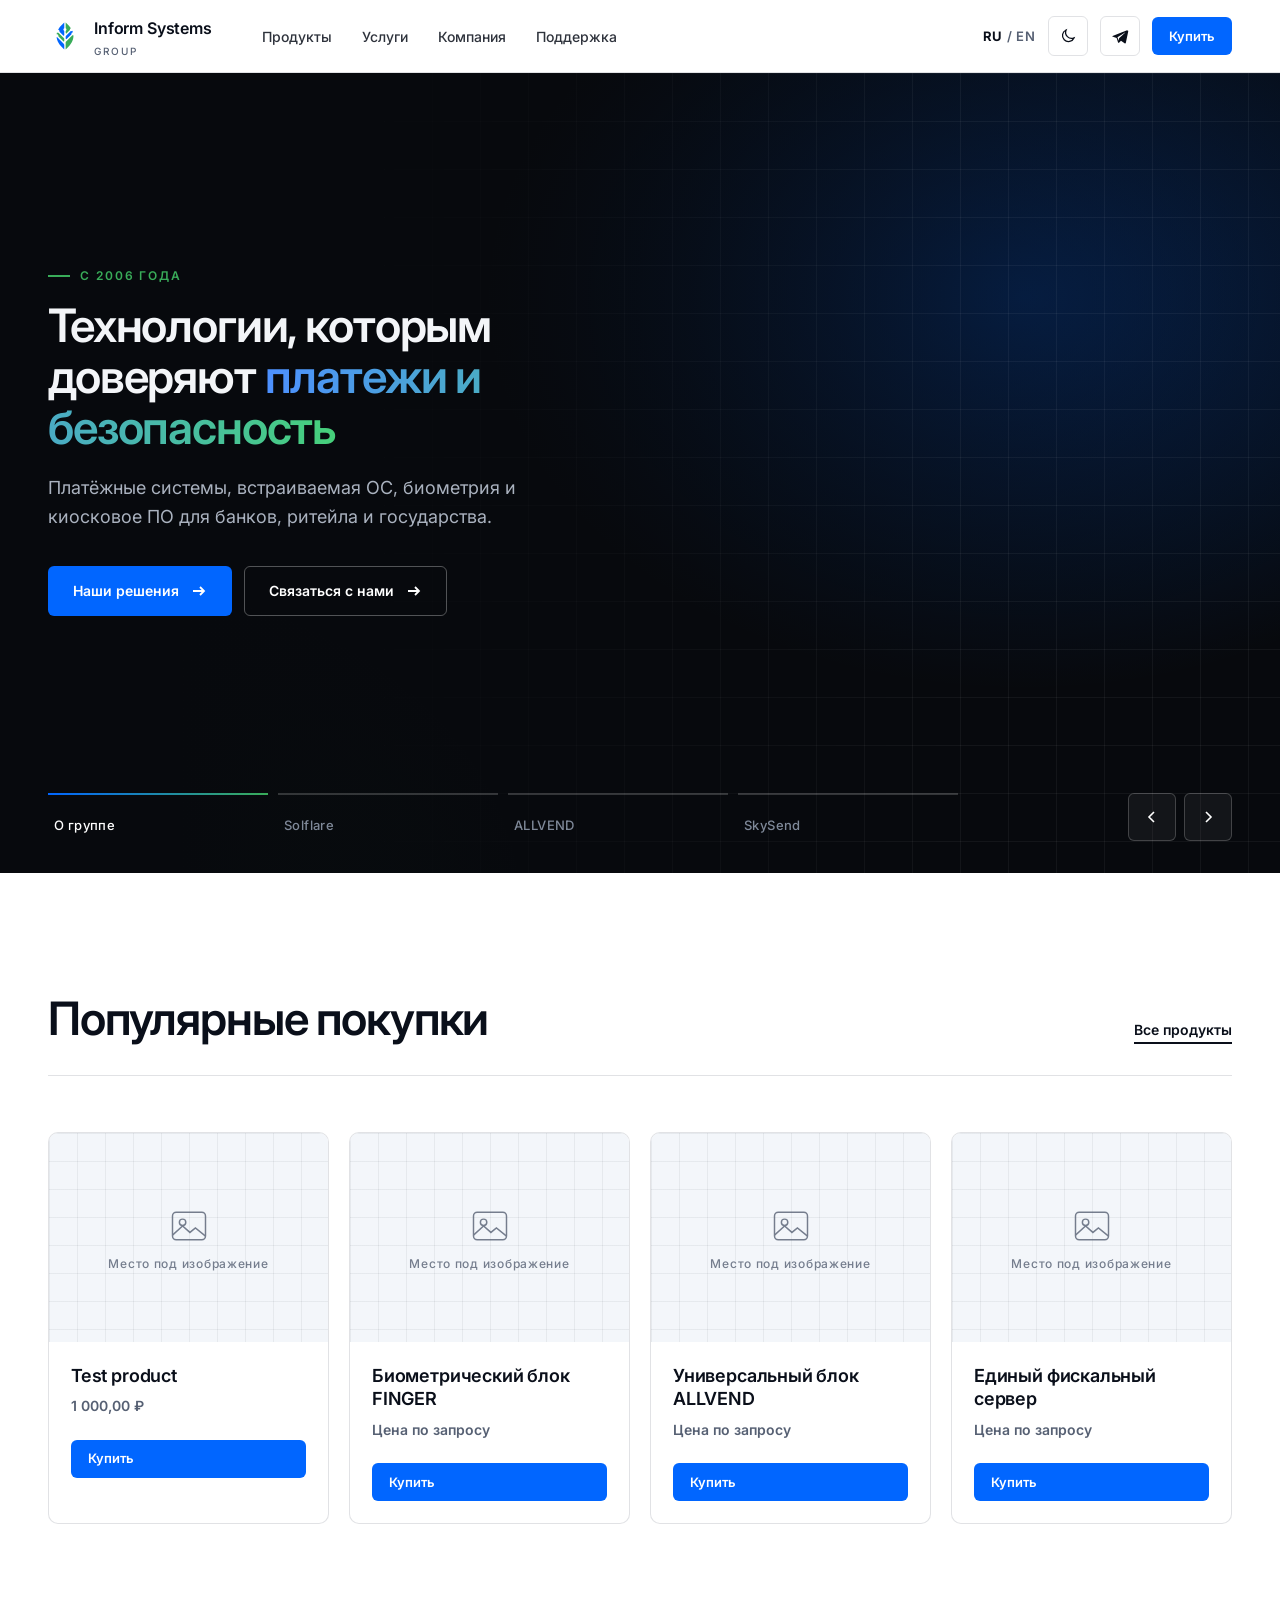
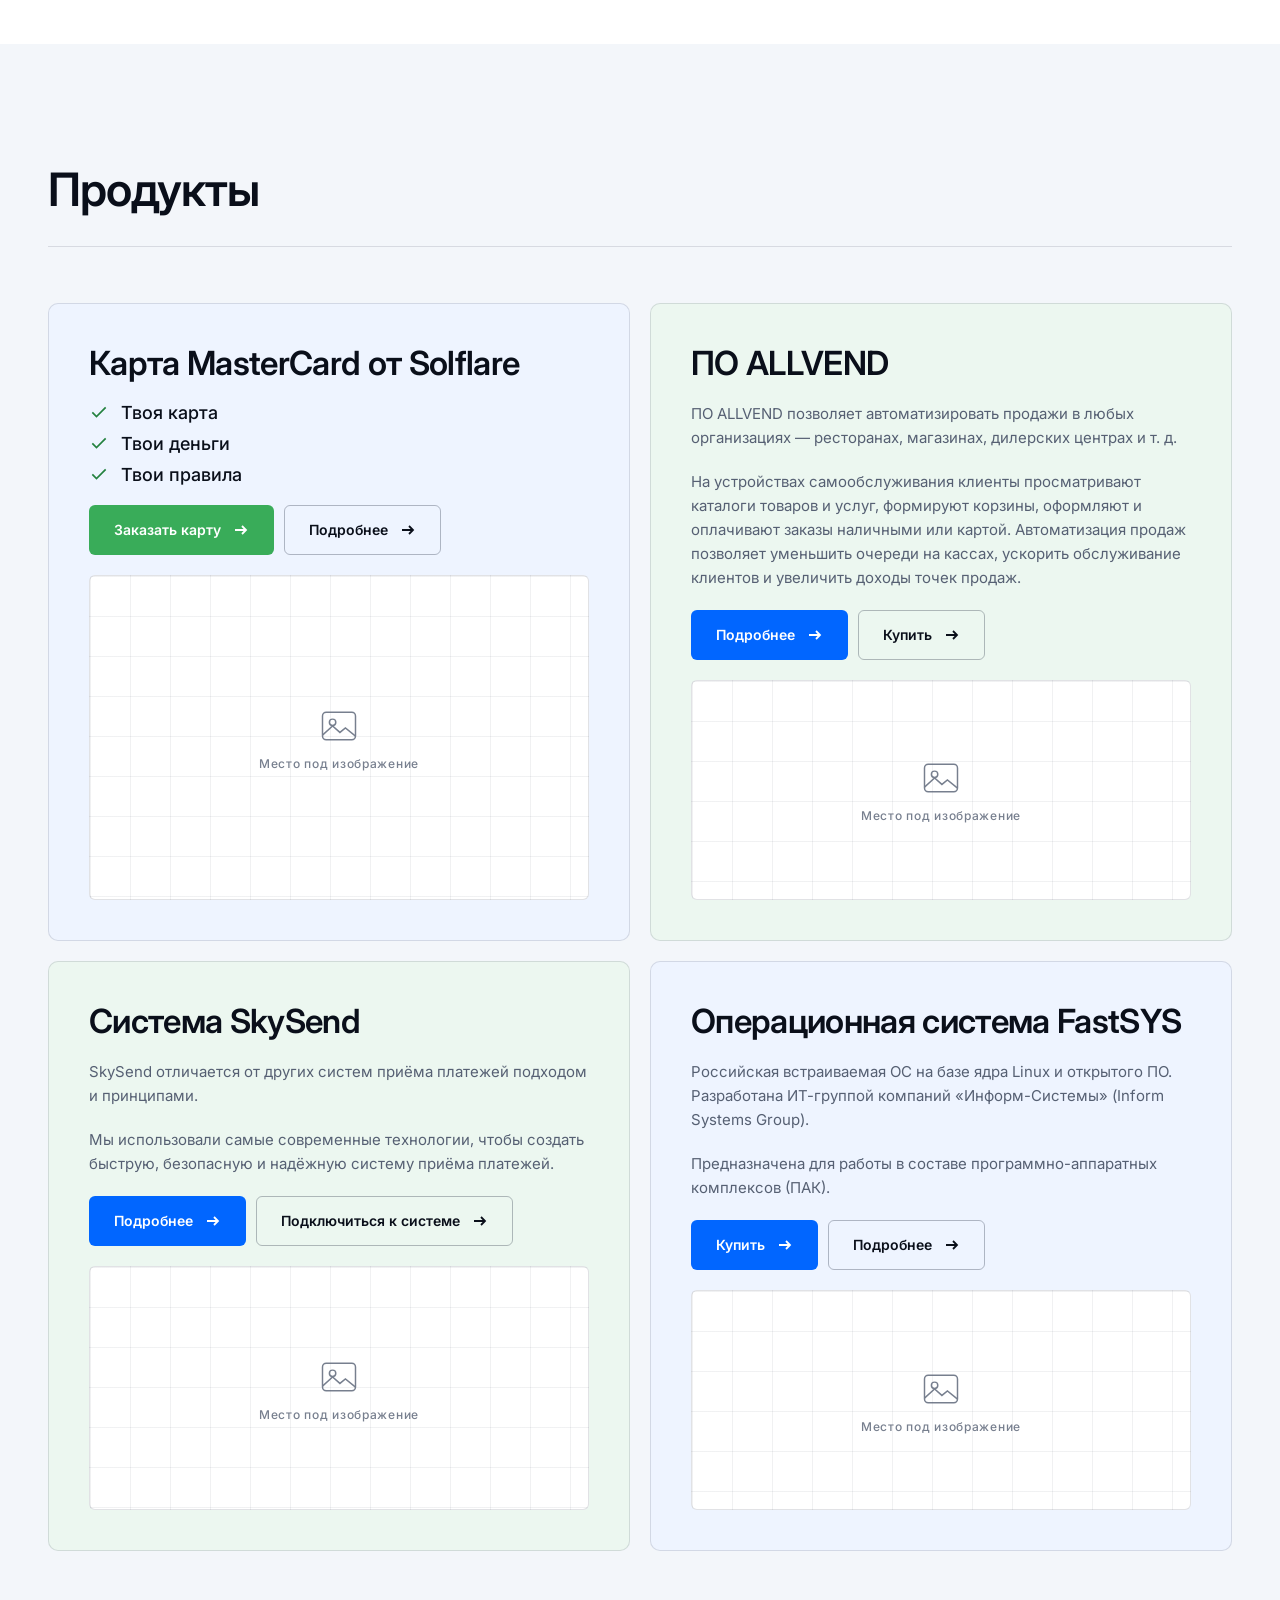
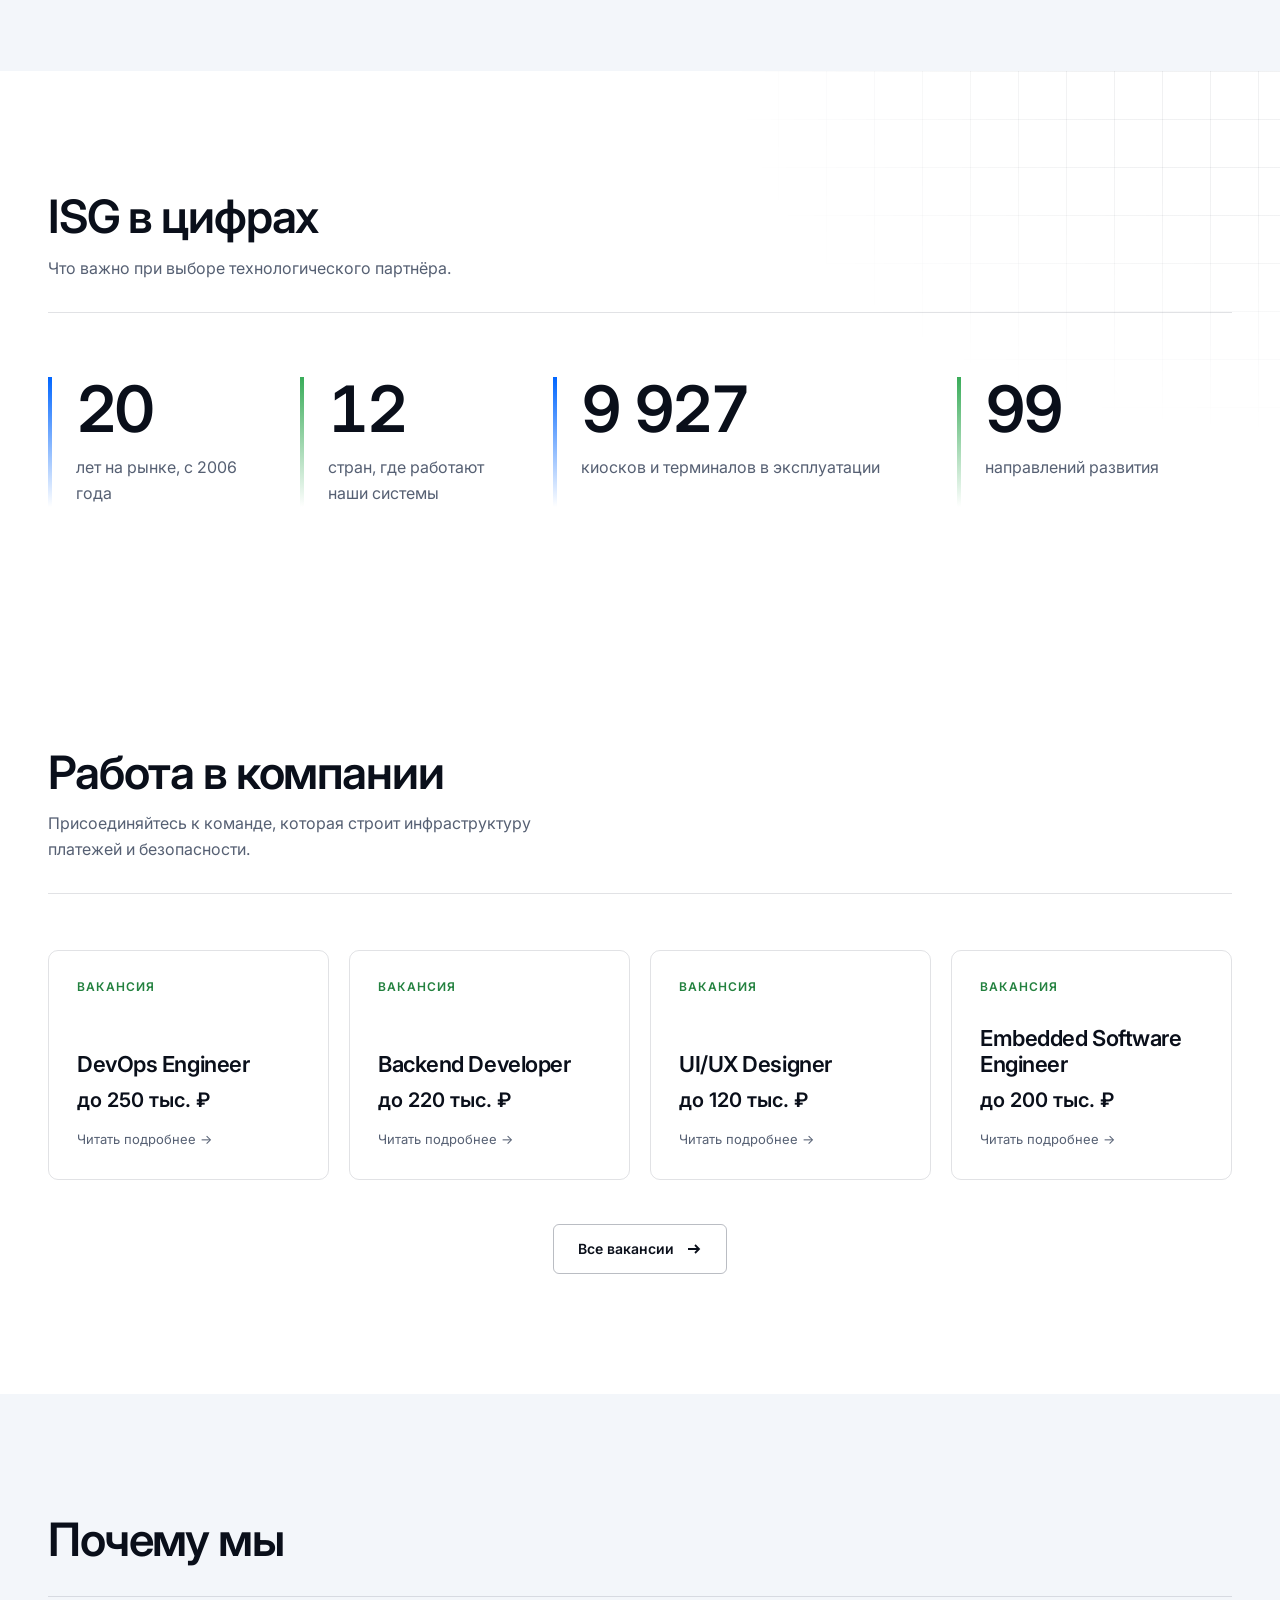
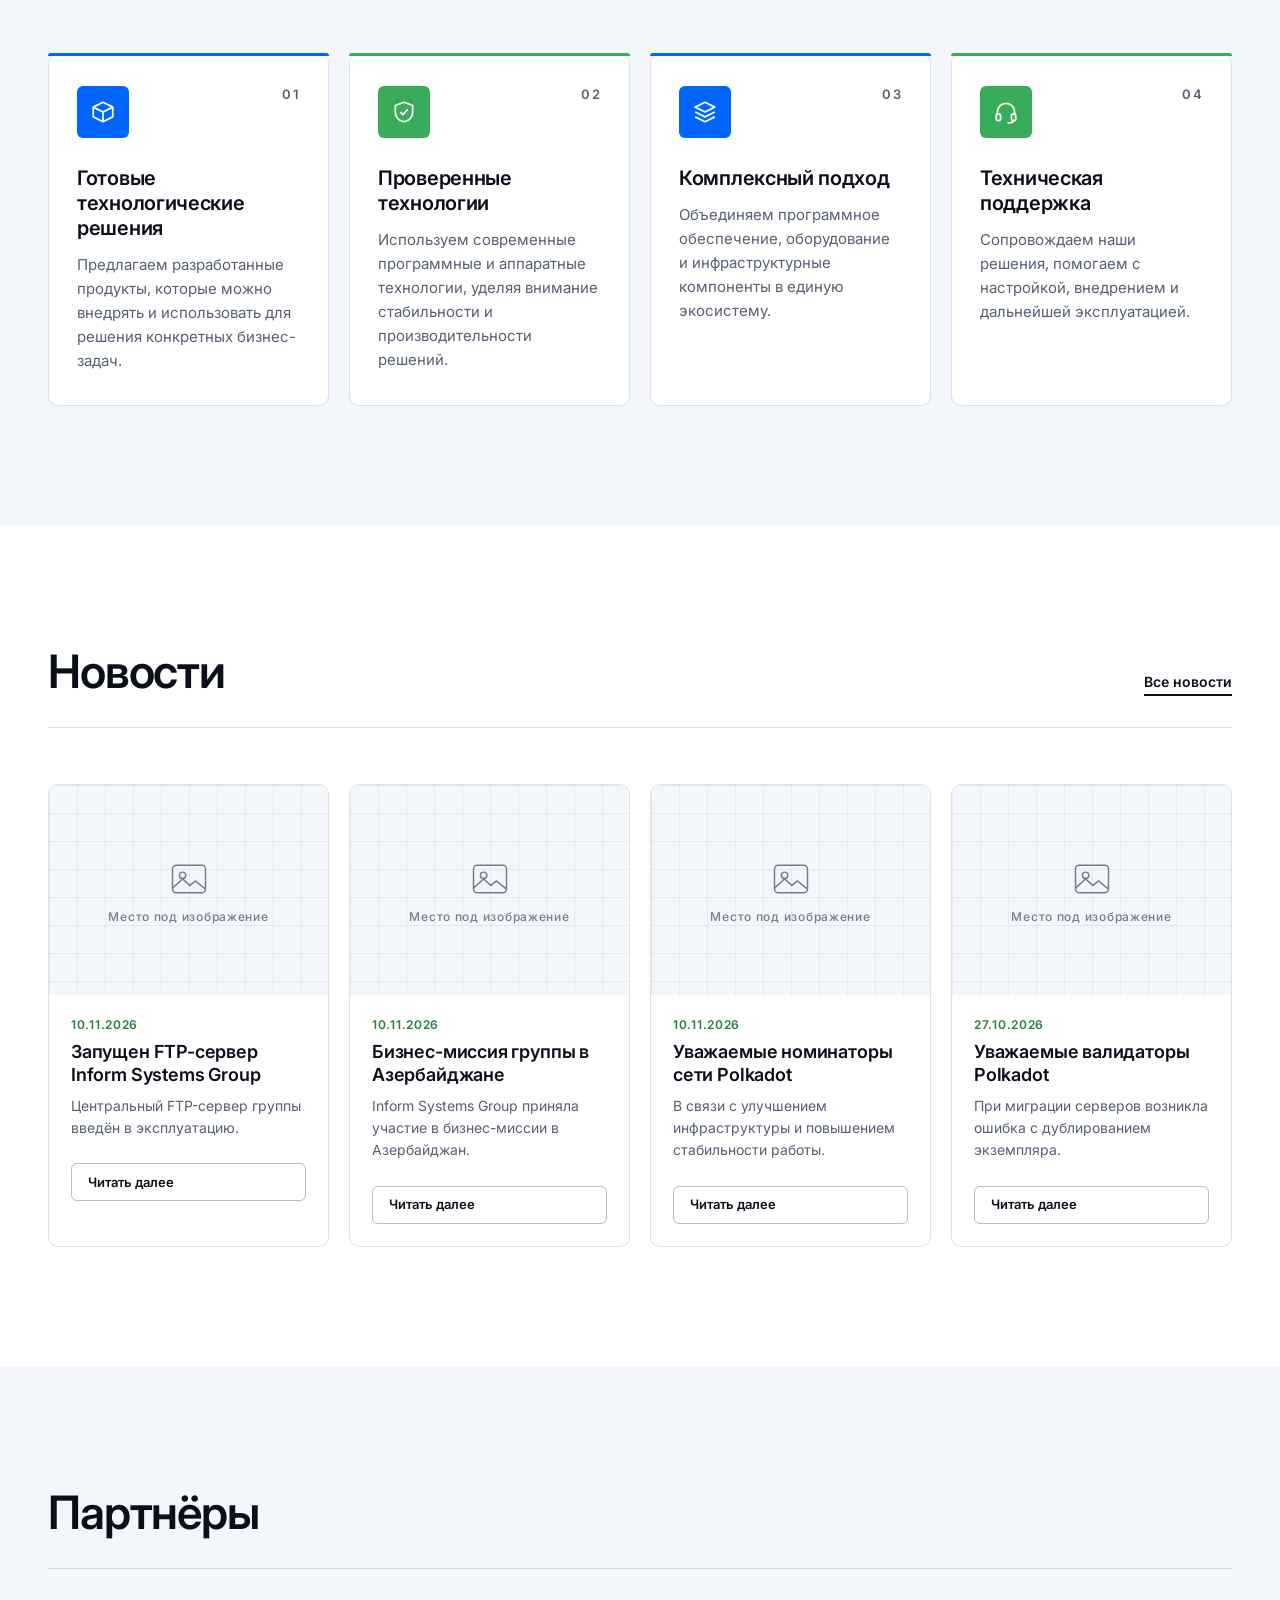
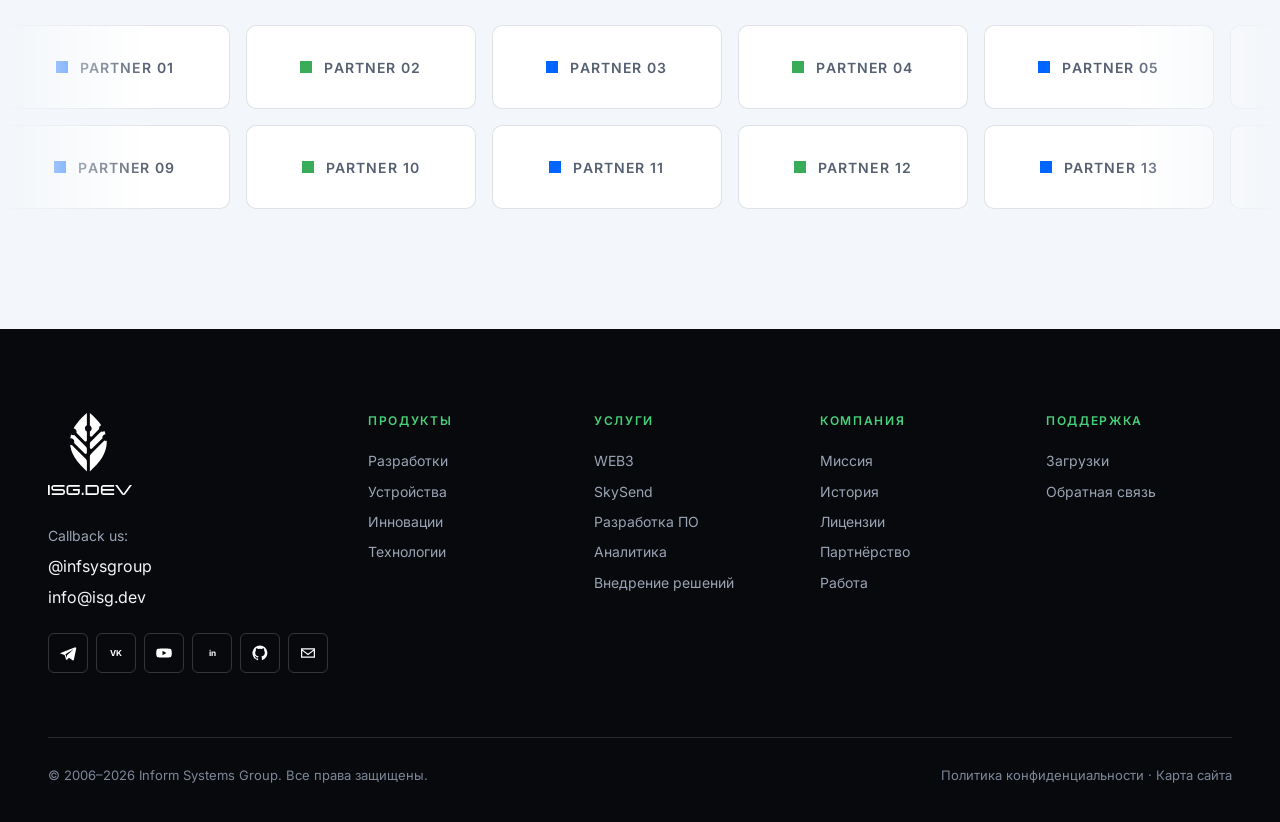
<file: index.html>
<!DOCTYPE html>
<html lang="ru" data-theme="light">
<head>
<meta charset="utf-8">
<meta name="viewport" content="width=device-width, initial-scale=1, viewport-fit=cover">
<title>Inform Systems Group — технологии для платежей, киосков и безопасности</title>
<meta name="description" content="Платёжные системы, встраиваемая ОС, биометрия и киосковое ПО для банков, ритейла и государства.">
<script src="js/theme-init.js"></script>
<link rel="preconnect" href="https://fonts.googleapis.com">
<link href="https://fonts.googleapis.com/css2?family=Inter:wght@400;500;600;700&display=swap" rel="stylesheet">
<link rel="stylesheet" href="css/style.css">
</head>
<body>
<svg class="sprite" aria-hidden="true">
<defs>
<symbol id="logo-mark" viewBox="0 0 40 40">
<g clip-path="url(#clip0_2137_302)">
<path d="M13.5562 14.3266C13.5562 14.5322 13.5224 14.73 13.46 14.9144L17.9502 19.4472C18.0816 19.5818 18.258 19.6556 18.4464 19.6556C18.5374 19.6556 18.6262 19.6384 18.7118 19.6038C18.9744 19.4964 19.1444 19.243 19.1444 18.959V17.2336C19.1438 16.2942 19.1438 15.2494 19.1444 14.1596C18.511 13.869 18.071 13.229 18.071 12.486C18.071 11.7424 18.5114 11.1022 19.1464 10.8124V4.10645L18.2084 4.94365C16.9652 6.04884 15.9118 7.10165 14.9884 8.16085C14.065 9.21885 13.281 10.273 12.591 11.3834C12.3622 11.7516 12.1458 12.1264 11.9448 12.5004C12.853 12.6124 13.5562 13.3872 13.5562 14.3266Z" fill="#0166FF"/>
<path d="M19.1392 35.8938L19.1558 30.7308C19.179 30.0674 18.9602 29.5368 18.4658 29.061L10.942 21.53C10.7808 21.577 10.6104 21.6016 10.4346 21.6016C10.304 21.6016 10.1758 21.5876 10.0532 21.5618L10.1534 22.1866C10.381 23.5996 10.8306 25.0224 11.49 26.4148C12.5274 28.6058 13.9616 30.6398 15.9372 32.7054L15.9478 32.716L15.9484 32.7166L19.1392 35.8938Z" fill="#0166FF"/>
<path d="M27.637 17.8736C27.6086 17.745 27.5932 17.6116 27.5932 17.4742C27.5932 16.503 28.3454 15.7076 29.2988 15.6394C29.1284 15.0834 28.9226 14.5236 28.6832 13.969C28.378 14.1938 28.0012 14.3266 27.5934 14.3266C27.338 14.3266 27.0946 14.2748 26.8736 14.1806L24.5286 16.5216L24.518 16.5328C23.6178 17.431 21.182 19.8676 21.166 19.8822C21.0432 19.9936 20.7878 20.2252 20.7858 20.6138L20.7832 22.984C20.7832 23.26 20.9464 23.51 21.2004 23.6222C21.2886 23.6606 21.3848 23.6806 21.479 23.6806C21.6548 23.6806 21.8232 23.615 21.9534 23.4956L27.637 17.8736Z" fill="#0166FF"/>
<path d="M19.144 25.6933C19.146 25.9745 18.9788 26.2279 18.7182 26.3381C18.6314 26.3745 18.5398 26.3931 18.4462 26.3931C18.2624 26.3931 18.0892 26.3221 17.9586 26.1927L12.1522 20.4227C12.2318 20.2177 12.2756 19.9949 12.2756 19.7613C12.2756 18.7443 11.4516 17.9205 10.4348 17.9205C10.3234 17.9205 10.2146 17.9305 10.1084 17.9497C10.2086 17.2247 10.3672 16.4943 10.5808 15.7739C10.8938 16.0207 11.288 16.1667 11.7164 16.1667C11.9082 16.1667 12.0932 16.1375 12.267 16.0825L17.304 21.1387C17.7996 21.6329 18.222 22.0509 18.6334 22.4549C19.0042 22.8191 19.1688 23.2171 19.1522 23.7079L19.144 25.6933Z" fill="#39AC59"/>
<path d="M25.7961 12.8833C25.7675 12.7553 25.7529 12.6225 25.7529 12.4859C25.7529 11.7025 26.2425 11.0331 26.9323 10.7685C25.6307 8.80689 23.9677 6.95089 21.7163 4.94549L20.7769 4.10889V10.8619C21.3567 11.1711 21.7513 11.7827 21.7513 12.4859C21.7513 13.1897 21.3567 13.8013 20.7769 14.1105V16.3467C20.8027 16.6201 20.9793 16.8463 21.2399 16.9385C21.3161 16.9651 21.3945 16.9783 21.4727 16.9783C21.6611 16.9783 21.8375 16.9033 21.9703 16.7667L25.7961 12.8833Z" fill="#39AC59"/>
<path d="M20.7766 35.8938L20.7701 27.7126C20.7675 27.2496 20.9267 26.8662 21.2583 26.5404C21.7465 26.0588 22.2619 25.548 22.8331 24.9776L28.6507 19.1406C28.8881 19.2528 29.1535 19.315 29.4335 19.315C29.6059 19.315 29.773 19.2912 29.9316 19.246C29.9536 19.7144 29.9522 20.194 29.927 20.6708V20.6714C29.864 21.8694 29.6605 23.017 29.3055 24.18C28.9533 25.3376 28.4611 26.4692 27.8023 27.6394C26.6095 29.7582 25.0002 31.7782 22.904 33.7854L20.7766 35.8938Z" fill="#39AC59"/>
</g>
<defs>
<clipPath id="clip0_2137_302">
<rect width="40" height="40" fill="white"/>
</clipPath>
</defs>
</symbol>
<symbol id="logo-full" viewBox="0 0 212 208">
<g clip-path="url(#clip0_2137_185)">
<g clip-path="url(#clip1_2137_185)">
<path d="M72.2184 47.385C72.2184 48.3381 72.0622 49.2551 71.7719 50.1101L92.5912 71.1256C93.1998 71.7503 94.0188 72.0907 94.8917 72.0907C95.3142 72.0907 95.7247 72.0106 96.1211 71.8504C97.3385 71.3519 98.1254 70.1765 98.1254 68.8611V60.8621C98.1233 56.5072 98.1233 51.6638 98.1254 46.6102C95.1881 45.2627 93.1498 42.2953 93.1498 38.8515C93.1498 35.4036 95.1921 32.4363 98.1354 31.0928V0L93.7885 3.88234C88.024 9.00608 83.1406 13.8875 78.8598 18.799C74.579 23.7045 70.9429 28.592 67.7454 33.7398C66.6842 35.4477 65.681 37.1836 64.75 38.9196C68.9587 39.4381 72.2184 43.0302 72.2184 47.385Z" fill="white"/>
<path d="M98.1032 147.377L98.1793 123.44C98.2874 120.365 97.2722 117.904 94.9797 115.699L60.0986 80.7822C59.3518 81.0005 58.5609 81.1146 57.746 81.1146C57.1393 81.1146 56.5467 81.0505 55.978 80.9304L56.4425 83.8276C57.4977 90.379 59.5821 96.9764 62.6395 103.432C67.4489 113.591 74.0983 123.019 83.2586 132.596L83.3086 132.646L83.3106 132.65L98.1032 147.377Z" fill="white"/>
<path d="M137.501 63.8294C137.369 63.2327 137.299 62.614 137.299 61.9773C137.299 57.4742 140.787 53.7861 145.206 53.4698C144.415 50.8929 143.462 48.296 142.353 45.7251C140.937 46.7683 139.191 47.383 137.299 47.383C136.116 47.383 134.986 47.1427 133.961 46.7062L123.089 57.5603L123.039 57.6124C118.866 61.7771 107.572 73.0737 107.498 73.1418C106.929 73.6584 105.744 74.7316 105.736 76.5336L105.724 87.5219C105.724 88.8013 106.48 89.9606 107.658 90.4812C108.066 90.6594 108.513 90.7515 108.949 90.7515C109.764 90.7515 110.545 90.4471 111.148 89.8925L137.501 63.8294Z" fill="white"/>
<path d="M98.1253 100.084C98.1353 101.388 97.3605 102.563 96.1511 103.073C95.7486 103.244 95.3242 103.328 94.8897 103.328C94.0387 103.328 93.2358 102.999 92.6292 102.399L65.709 75.6488C66.0774 74.6977 66.2817 73.6646 66.2817 72.5834C66.2817 67.8681 62.4614 64.0478 57.7461 64.0478C57.2295 64.0478 56.725 64.0939 56.2324 64.184C56.6969 60.8222 57.4318 57.4364 58.4229 54.0967C59.8745 55.24 61.7005 55.9167 63.6888 55.9167C64.5778 55.9167 65.4367 55.7806 66.2416 55.5263L89.5938 78.9685C91.8903 81.2591 93.8505 83.1973 95.7567 85.0713C97.4766 86.7592 98.2394 88.6053 98.1613 90.8818L98.1253 100.084Z" fill="white"/>
<path d="M128.966 40.6917C128.834 40.0991 128.766 39.4824 128.766 38.8497C128.766 35.2176 131.036 32.1141 134.234 30.8868C128.199 21.7926 120.488 13.187 110.051 3.89055L105.696 0.012207V31.3212C108.383 32.7549 110.213 35.59 110.213 38.8497C110.213 42.1133 108.383 44.9485 105.696 46.3821V56.7497C105.816 58.0171 106.633 59.0663 107.842 59.4928C108.197 59.6149 108.559 59.677 108.921 59.677C109.794 59.677 110.613 59.3286 111.228 58.6959L128.966 40.6917Z" fill="white"/>
<path d="M105.694 147.377L105.664 109.447C105.652 107.3 106.389 105.522 107.928 104.012C110.193 101.78 112.581 99.4114 115.23 96.7664L142.203 69.7041C143.304 70.2247 144.533 70.513 145.833 70.513C146.632 70.513 147.406 70.4029 148.143 70.1926C148.245 72.3631 148.239 74.5876 148.121 76.798V76.802C147.829 82.3563 146.884 87.6762 145.24 93.0683C143.606 98.4343 141.326 103.682 138.27 109.106C132.74 118.929 125.28 128.294 115.561 137.602L105.694 147.377Z" fill="white"/>
<path d="M4.41235 181.541H0.00341797V206.887H4.41235V181.541Z" fill="white"/>
<path d="M36.0016 192.009H12.6755V185.948H41.694V181.539H15.1563C11.346 181.539 8.26855 184.615 8.26855 188.427V189.528C8.26855 193.338 11.344 196.416 15.1563 196.416H38.4824V202.476H9.46189V206.885H36.0016C39.8119 206.885 42.8893 203.81 42.8893 199.998V198.896C42.8893 195.086 39.8119 192.009 36.0016 192.009Z" fill="white"/>
<path d="M80.173 185.948V181.539H53.6333C49.8231 181.539 46.7456 184.615 46.7456 188.427V199.998C46.7456 203.808 49.821 206.885 53.6333 206.885H73.2853C77.0956 206.885 80.173 203.81 80.173 199.998V192.009H62.8616V196.418H75.7641V202.478H51.1525V185.948H80.173Z" fill="white"/>
<path d="M89.7239 201.377H85.3149V206.888H89.7239V201.377Z" fill="white"/>
<path d="M121.405 181.541H94.8638V206.887H121.403C125.214 206.887 128.291 203.812 128.291 200V188.429C128.291 184.616 125.216 181.541 121.405 181.541ZM123.884 202.478H99.2727V185.948H123.884V202.478Z" fill="white"/>
<path d="M133.433 188.429V200C133.433 203.81 136.508 206.887 140.32 206.887H166.86V202.478H137.842V196.418H166.86V192.009H137.842V185.948H166.86V181.539H140.32C136.51 181.541 133.433 184.617 133.433 188.429Z" fill="white"/>
<path d="M206.441 181.541L190.737 203.902L174.987 181.541H169.431L186.008 204.729C187.063 206.199 188.763 207.3 190.691 207.3C192.665 207.3 194.319 206.199 195.374 204.729L211.997 181.541H206.441Z" fill="white"/>
</g>
</g>
<defs>
<clipPath id="clip0_2137_185">
<rect width="212" height="207.3" fill="white"/>
</clipPath>
<clipPath id="clip1_2137_185">
<rect width="211.993" height="207.3" fill="white" transform="translate(0.00341797)"/>
</clipPath>
</defs>
</symbol>
<symbol id="icon-arrow" viewBox="0 0 16 16">
<path fill="none" stroke="currentColor" stroke-width="1.8" d="M2 8h11M9 4l4 4-4 4"/>
</symbol>
<symbol id="icon-chevron" viewBox="0 0 16 16">
<path fill="none" stroke="currentColor" stroke-width="1.6" d="m6 3 5 5-5 5"/>
</symbol>
<symbol id="icon-check" viewBox="0 0 24 24">
<path fill="none" stroke="currentColor" stroke-width="2" d="m4 12.5 5 5L20 6.5"/>
</symbol>
<symbol id="icon-image" viewBox="0 0 48 48">
<g fill="none" stroke="currentColor" stroke-width="1.6">
<rect x="6" y="9" width="36" height="30" rx="4"/>
<circle cx="17" cy="20" r="3.5"/>
<path d="m6 34 11-10 8 7 6-5 11 9"/>
</g>
</symbol>
<symbol id="icon-moon" viewBox="0 0 24 24">
<path fill="none" stroke="currentColor" stroke-width="1.7" d="M20 14.5A8 8 0 0 1 9.5 4 8 8 0 1 0 20 14.5z"/>
</symbol>
<symbol id="icon-sun" viewBox="0 0 24 24">
<g fill="none" stroke="currentColor" stroke-width="1.7">
<circle cx="12" cy="12" r="4"/>
<path d="M12 2v2M12 20v2M2 12h2M20 12h2M4.9 4.9l1.4 1.4M17.7 17.7l1.4 1.4M4.9 19.1l1.4-1.4M17.7 6.3l1.4-1.4"/>
</g>
</symbol>
<symbol id="icon-burger" viewBox="0 0 20 20">
<path fill="none" stroke="currentColor" stroke-width="1.8" d="M2 5h16M2 10h16M2 15h16"/>
</symbol>
<symbol id="icon-box" viewBox="0 0 24 24">
<g fill="none" stroke="currentColor" stroke-width="1.6" stroke-linejoin="round">
<path d="M3 7.5 12 3l9 4.5v9L12 21l-9-4.5z"/>
<path d="M3 7.5 12 12l9-4.5M12 12v9"/>
</g>
</symbol>
<symbol id="icon-shield" viewBox="0 0 24 24">
<g fill="none" stroke="currentColor" stroke-width="1.6" stroke-linejoin="round">
<path d="M12 3 4 6v6c0 4.5 3.2 8 8 9 4.8-1 8-4.5 8-9V6z"/>
<path d="m8.5 12 2.5 2.5 4.5-5"/>
</g>
</symbol>
<symbol id="icon-layers" viewBox="0 0 24 24">
<g fill="none" stroke="currentColor" stroke-width="1.6" stroke-linejoin="round">
<path d="m12 3 9 4.5-9 4.5L3 7.5z"/>
<path d="m3 12 9 4.5 9-4.5M3 16.5 12 21l9-4.5"/>
</g>
</symbol>
<symbol id="icon-headset" viewBox="0 0 24 24">
<g fill="none" stroke="currentColor" stroke-width="1.6" stroke-linecap="round">
<path d="M4 14v-2a8 8 0 0 1 16 0v2"/>
<rect x="3" y="14" width="4" height="6" rx="1.5"/>
<rect x="17" y="14" width="4" height="6" rx="1.5"/>
<path d="M19 20c0 1.5-2 2-5 2"/>
</g>
</symbol>
<symbol id="icon-telegram" viewBox="0 0 24 24">
<path fill="currentColor" d="M21.5 4.4 2.9 11.6c-1.3.5-1.3 1.2-.2 1.5l4.8 1.5 1.8 5.6c.2.6.1.8.7.8.5 0 .7-.2 1-.5l2.3-2.2 4.8 3.5c.9.5 1.5.2 1.7-.8l3.1-14.8c.3-1.3-.5-1.9-1.4-1.3zM8.6 13.7l9.7-6.1c.5-.3.9-.1.5.2l-8.1 7.3-.3 3.3z"/>
</symbol>
<symbol id="icon-vk" viewBox="0 0 24 24">
<text x="12" y="16" text-anchor="middle" font-size="11" font-weight="700" font-family="Inter,Arial" fill="currentColor">VK</text>
</symbol>
<symbol id="icon-youtube" viewBox="0 0 24 24">
<path fill="currentColor" fill-rule="evenodd" d="M22 8.2a2.6 2.6 0 0 0-1.8-1.9C18.6 5.9 12 5.9 12 5.9s-6.6 0-8.2.4A2.6 2.6 0 0 0 2 8.2 27 27 0 0 0 1.6 12 27 27 0 0 0 2 15.8a2.6 2.6 0 0 0 1.8 1.9c1.6.4 8.2.4 8.2.4s6.6 0 8.2-.4a2.6 2.6 0 0 0 1.8-1.9c.3-1.3.4-2.5.4-3.8s-.1-2.5-.4-3.8zM10 15V9l5.2 3z"/>
</symbol>
<symbol id="icon-linkedin" viewBox="0 0 24 24">
<text x="12" y="16" text-anchor="middle" font-size="11" font-weight="700" font-family="Inter,Arial" fill="currentColor">in</text>
</symbol>
<symbol id="icon-github" viewBox="0 0 24 24">
<path fill="currentColor" d="M12 2a10 10 0 0 0-3.2 19.5c.5.1.7-.2.7-.5v-1.8c-2.8.6-3.4-1.3-3.4-1.3-.5-1.2-1.1-1.5-1.1-1.5-.9-.6.1-.6.1-.6 1 .1 1.5 1 1.5 1 .9 1.5 2.4 1.1 3 .8.1-.7.4-1.1.6-1.4-2.2-.3-4.6-1.1-4.6-5 0-1.1.4-2 1-2.7-.1-.3-.4-1.3.1-2.7 0 0 .8-.3 2.8 1a9.6 9.6 0 0 1 5 0c2-1.3 2.8-1 2.8-1 .5 1.4.2 2.4.1 2.7.6.7 1 1.6 1 2.7 0 3.9-2.4 4.7-4.6 5 .4.3.7.9.7 1.9v2.8c0 .3.2.6.7.5A10 10 0 0 0 12 2z"/>
</symbol>
<symbol id="icon-mail" viewBox="0 0 24 24">
<path fill="none" stroke="currentColor" stroke-width="1.6" d="M3.5 6.5h17v11h-17zM3.5 7.5 12 14l8.5-6.5"/>
</symbol>
</defs>
</svg>
<header class="header">
<div class="header__inner container">
<a class="logo" href="/">
<svg class="logo__mark" aria-hidden="true">
<use href="#logo-mark"/>
</svg>
<span class="logo__text">Inform Systems<small class="logo__sub">GROUP</small>
</span>
</a>
<nav class="nav header__nav" aria-label="Основная навигация">
<ul class="nav__list">
<li class="nav__item">
<a class="nav__link" href="/solutions/">Продукты</a>
<div class="mega">
<div class="mega__inner container">
<div class="mega__intro">
<h5 class="mega__title">Продукты</h5>
<p class="mega__text">Собственные разработки, устройства и технологии группы.</p>
<a class="btn btn--outline btn--sm" href="/solutions/">
<span class="btn__label">Все продукты</span>
</a>
</div>
<div class="mega__cols mega__cols--4">
<div class="mega__col">
<h4 class="mega__heading">
<a class="mega__heading-link" href="/solutions/developments/">
<span class="mega__heading-text">Разработки</span>
<span class="mega__num">01</span>
</a>
</h4>
<a class="mega__link" href="/solutions/developments/finger-biometric-system/">
<span>Биометрическая система FINGER</span>
</a>
<a class="mega__link" href="/solutions/developments/cloud-advertising-platform/">
<span>Облачная рекламная платформа</span>
</a>
<a class="mega__link" href="/solutions/developments/fastsys-operating-system/">
<span>Операционная система FastSYS</span>
</a>
<a class="mega__link" href="/solutions/developments/allvend-kiosk-software/">
<span>ПО для киосков ALLVEND</span>
</a>
<a class="mega__link" href="/solutions/developments/skysend-processing-system/">
<span>Процессинговая система SkySend</span>
</a>
</div>
<div class="mega__col">
<h4 class="mega__heading">
<a class="mega__heading-link" href="/solutions/devices/">
<span class="mega__heading-text">Устройства</span>
<span class="mega__num">02</span>
</a>
</h4>
<a class="mega__link" href="/solutions/devices/finger-biometric-modules/">
<span>Биометрические блоки FINGER</span>
</a>
<a class="mega__link" href="/solutions/devices/unified-fiscal-server/">
<span>Единый фискальный сервер</span>
</a>
<a class="mega__link" href="/solutions/devices/beauty-self-service-kiosks/">
<span>Киоски самообслуживания Beauty</span>
</a>
<a class="mega__link" href="/solutions/devices/allvend-universal-modules/">
<span>Универсальные блоки ALLVEND</span>
</a>
</div>
<div class="mega__col">
<h4 class="mega__heading">
<a class="mega__heading-link" href="/solutions/innovations/">
<span class="mega__heading-text">Инновации</span>
<span class="mega__num">03</span>
</a>
</h4>
<a class="mega__link" href="/solutions/innovations/smart-city-information-system/">
<span>Единая информационная система «Умный город»</span>
</a>
<a class="mega__link" href="/solutions/innovations/neuron-technopark-network/">
<span>Сеть технопарков «Нейрон»</span>
</a>
<a class="mega__link" href="/solutions/innovations/my-doctor-telemedicine-system/">
<span>Система телемедицины «Мой доктор»</span>
</a>
</div>
<div class="mega__col">
<h4 class="mega__heading">
<a class="mega__heading-link" href="/solutions/technologies/">
<span class="mega__heading-text">Технологии</span>
<span class="mega__num">04</span>
</a>
</h4>
<a class="mega__link" href="/solutions/technologies/closed-cryptographic-key-exchange-system/">
<span>Замкнутая система обмена криптоключами</span>
</a>
<a class="mega__link" href="/solutions/technologies/remote-binary-updates/">
<span>Система удалённых бинарных обновлений</span>
</a>
<a class="mega__link" href="/solutions/technologies/bsd-server-cloning/">
<span>Технология клонирования *BSD серверов</span>
</a>
</div>
</div>
</div>
</div>
</li>
<li class="nav__item">
<a class="nav__link" href="/service/">Услуги</a>
<div class="mega">
<div class="mega__inner container">
<div class="mega__intro">
<h5 class="mega__title">Услуги</h5>
<p class="mega__text">Сервисы и внедрение: от WEB3 до защищённой инфраструктуры.</p>
<a class="btn btn--outline btn--sm" href="/service/">
<span class="btn__label">Все услуги</span>
</a>
</div>
<div class="mega__cols mega__cols--5">
<div class="mega__col">
<h4 class="mega__heading">
<a class="mega__heading-link" href="/service/web3-services/">
<span class="mega__heading-text">Услуги в области WEB3</span>
<span class="mega__num">01</span>
</a>
</h4>
<a class="mega__link" href="/service/web3-services/device-security-configuration/">
<span>Настройка безопасности устройства</span>
</a>
<a class="mega__link" href="/service/web3-services/passive-income-setup/">
<span>Настройка пассивного дохода</span>
</a>
<a class="mega__link" href="/service/web3-services/solflare-crypto-card-registration/">
<span>Регистрация криптокарты Solflare</span>
</a>
</div>
<div class="mega__col">
<h4 class="mega__heading">
<a class="mega__heading-link" href="/service/skysend-system-services/">
<span class="mega__heading-text">Услуги системы SkySend</span>
<span class="mega__num">02</span>
</a>
</h4>
<a class="mega__link" href="/service/skysend-system-services/custom-interfaces/">
<span>Собственные интерфейсы</span>
</a>
<a class="mega__link" href="/service/skysend-system-services/payment-transaction-processing/">
<span>Обработка платёжных транзакций</span>
</a>
<a class="mega__link" href="/service/skysend-system-services/service-provider-integration/">
<span>Интеграция с поставщиками услуг</span>
</a>
<a class="mega__link" href="/service/skysend-system-services/system-financial-services/">
<span>Финансовые услуги системы</span>
</a>
</div>
<div class="mega__col">
<h4 class="mega__heading">
<a class="mega__heading-link" href="/service/software-development-and-support/">
<span class="mega__heading-text">Разработка и поддержка ПО</span>
<span class="mega__num">03</span>
</a>
</h4>
<a class="mega__link" href="/service/software-development-and-support/cluster-and-transactional-systems/">
<span>Кластерные и транзакционные системы</span>
</a>
<a class="mega__link" href="/service/software-development-and-support/embedded-software/">
<span>Встраиваемое ПО</span>
</a>
<a class="mega__link" href="/service/software-development-and-support/peripheral-device-drivers/">
<span>Драйверы периферийных устройств</span>
</a>
<a class="mega__link" href="/service/software-development-and-support/transaction-processing-services-api/">
<span>Сервисы обработки транзакций (API)</span>
</a>
</div>
<div class="mega__col">
<h4 class="mega__heading">
<a class="mega__heading-link" href="/service/analytics-and-consulting/">
<span class="mega__heading-text">Аналитическая работа</span>
<span class="mega__num">04</span>
</a>
</h4>
<a class="mega__link" href="/service/analytics-and-consulting/instructions-and-procedures-development/">
<span>Разработка инструкций и регламентов</span>
</a>
<a class="mega__link" href="/service/analytics-and-consulting/it-system-design-and-audit/">
<span>Проектирование и аудит ИТ-систем</span>
</a>
<a class="mega__link" href="/service/analytics-and-consulting/technical-specification-development/">
<span>Разработка технических заданий</span>
</a>
</div>
<div class="mega__col">
<h4 class="mega__heading">
<a class="mega__heading-link" href="/service/solution-implementation/">
<span class="mega__heading-text">Внедрение решений</span>
<span class="mega__num">05</span>
</a>
</h4>
<a class="mega__link" href="/service/solution-implementation/certification-authority-ca-setup/">
<span>Развёртывание удостоверяющего центра (CA)</span>
</a>
<a class="mega__link" href="/service/solution-implementation/closed-key-exchange-system/">
<span>Закрытая система обмена ключами</span>
</a>
<a class="mega__link" href="/service/solution-implementation/comprehensive-automation-of-multifunctional-public-service-centers-mfcs/">
<span>Комплексная автоматизация МФЦ</span>
</a>
<a class="mega__link" href="/service/solution-implementation/cryptographically-protected-servers/">
<span>Криптозащищённые серверы</span>
</a>
<a class="mega__link" href="/service/solution-implementation/intelligent-video-surveillance/">
<span>Интеллектуальное видеонаблюдение</span>
</a>
<a class="mega__link" href="/service/solution-implementation/secure-ip-telephony/">
<span>Защищённая IP-телефония</span>
</a>
</div>
</div>
</div>
</div>
</li>
<li class="nav__item">
<a class="nav__link" href="/company/">Компания</a>
<div class="mega">
<div class="mega__inner container">
<div class="mega__intro">
<h5 class="mega__title">Компания</h5>
<p class="mega__text">Более 20 лет разрабатываем технологии для бизнеса и государства.</p>
<a class="btn btn--outline btn--sm" href="/company/">
<span class="btn__label">О компании</span>
</a>
</div>
<div class="mega__cols mega__cols--2">
<div class="mega__col">
<a class="mega__link" href="/company/history/">
<span>История</span>
</a>
<a class="mega__link" href="/company/contacts/">
<span>Контакты</span>
</a>
<a class="mega__link" href="/company/licenses/">
<span>Лицензии</span>
</a>
</div>
<div class="mega__col">
<a class="mega__link" href="/company/mission/">
<span>Миссия</span>
</a>
<a class="mega__link" href="/company/partnership/">
<span>Партнерство</span>
</a>
<a class="mega__link" href="/company/careers/">
<span>Работа</span>
</a>
</div>
</div>
</div>
</div>
</li>
<li class="nav__item">
<a class="nav__link" href="/support/">Поддержка</a>
<div class="mega">
<div class="mega__inner container">
<div class="mega__intro">
<h5 class="mega__title">Поддержка</h5>
<p class="mega__text">Материалы для клиентов и быстрая связь с командой.</p>
<a class="btn btn--outline btn--sm" href="/support/">
<span class="btn__label">Связаться</span>
</a>
</div>
<div class="mega__cols mega__cols--2">
<div class="mega__col">
<a class="mega__link" href="/downloads/">
<span>Загрузки</span>
</a>
</div>
<div class="mega__col">
<a class="mega__link" href="/support/callback/">
<span>Обратная связь<small class="mega__desc">Наш менеджер ответит вам быстро</small>
</span>
</a>
</div>
</div>
</div>
</div>
</li>
</ul>
</nav>
<div class="header__actions">
<span class="header__lang">
<b>RU</b> / EN</span>
<button class="icon-btn icon-btn--theme" type="button" data-theme-toggle aria-label="Сменить тему">
<svg class="icon-btn__icon icon-btn__icon--moon" aria-hidden="true">
<use href="#icon-moon"/>
</svg>
<svg class="icon-btn__icon icon-btn__icon--sun" aria-hidden="true">
<use href="#icon-sun"/>
</svg>
</button>
<a class="icon-btn" href="https://t.me/infsysgroup" aria-label="Telegram">
<svg class="icon-btn__icon" aria-hidden="true">
<use href="#icon-telegram"/>
</svg>
</a>
<a class="btn btn--primary btn--sm" href="/shop/">
<span class="btn__label">Купить</span>
</a>
<button class="icon-btn icon-btn--burger" type="button" data-burger aria-label="Меню" aria-expanded="false">
<svg class="icon-btn__icon" aria-hidden="true">
<use href="#icon-burger"/>
</svg>
</button>
</div>
</div>
</header>
<div class="scrim">
</div>
<div class="drawer" data-drawer>
</div>
<main>
<section class="hero" data-hero aria-roledescription="carousel">
<div class="hero__slide is-active" data-duration="10">
<div class="hero__glow">
</div>
<video class="hero__video" autoplay muted loop playsinline src="https://new.isg.dev/slider/video.mp4">
</video>
<div class="hero__overlay">
</div>
<div class="hero__squares squares" data-squares="12" data-cell="48" data-x="0.5">
</div>
<div class="hero__inner container">
<div class="hero__content">
<p class="hero__tag">С 2006 года</p>
<h1 class="hero__title">Технологии, которым доверяют <em class="hero__accent">платежи и безопасность</em>
</h1>
<p class="hero__text">Платёжные системы, встраиваемая ОС, биометрия и киосковое ПО для банков, ритейла и государства.</p>
<div class="hero__actions">
<a class="btn btn--primary" href="#products">
<span class="btn__label">Наши решения</span>
<svg class="btn__icon" aria-hidden="true">
<use href="#icon-arrow"/>
</svg>
</a>
<a class="btn btn--outline-light" href="#contacts">
<span class="btn__label">Связаться с нами</span>
<svg class="btn__icon" aria-hidden="true">
<use href="#icon-arrow"/>
</svg>
</a>
</div>
</div>
</div>
</div>
<div class="hero__slide hero__slide--green" data-duration="7">
<div class="hero__glow">
</div>
<div class="hero__squares squares" data-squares="12" data-cell="48" data-x="0.5">
</div>
<div class="hero__inner container">
<div class="hero__content">
<p class="hero__tag">Карты Solflare</p>
<h1 class="hero__title">Карта Mastercard <em class="hero__accent">под ключ</em>
</h1>
<p class="hero__text">Оформим карту Solflare, настроим защиту устройства и пополнение за одну сессию.</p>
<div class="hero__actions">
<a class="btn btn--accent" href="#">
<span class="btn__label">Заказать карту</span>
<svg class="btn__icon" aria-hidden="true">
<use href="#icon-arrow"/>
</svg>
</a>
<a class="btn btn--outline-light" href="#">
<span class="btn__label">Подробнее</span>
<svg class="btn__icon" aria-hidden="true">
<use href="#icon-arrow"/>
</svg>
</a>
</div>
</div>
<div class="hero__media placeholder squares" data-squares="5" data-cell="32">
<span class="placeholder__body">
<svg class="placeholder__icon" aria-hidden="true">
<use href="#icon-image"/>
</svg>
<span class="placeholder__label">Место под изображение</span>
<span class="placeholder__hint">560 × 700 px</span>
</span>
</div>
</div>
</div>
<div class="hero__slide hero__slide--blue" data-duration="7">
<div class="hero__glow">
</div>
<div class="hero__squares squares" data-squares="12" data-cell="48" data-x="0.5">
</div>
<div class="hero__inner container">
<div class="hero__content">
<p class="hero__tag">ПО ALLVEND</p>
<h1 class="hero__title">Автоматизация продаж <em class="hero__accent">без очередей</em>
</h1>
<p class="hero__text">Киоски самообслуживания для ресторанов, магазинов и дилерских центров.</p>
<div class="hero__actions">
<a class="btn btn--primary" href="#">
<span class="btn__label">Подробнее</span>
<svg class="btn__icon" aria-hidden="true">
<use href="#icon-arrow"/>
</svg>
</a>
<a class="btn btn--outline-light" href="#">
<span class="btn__label">Купить</span>
<svg class="btn__icon" aria-hidden="true">
<use href="#icon-arrow"/>
</svg>
</a>
</div>
</div>
<div class="hero__media placeholder squares" data-squares="5" data-cell="32">
<span class="placeholder__body">
<svg class="placeholder__icon" aria-hidden="true">
<use href="#icon-image"/>
</svg>
<span class="placeholder__label">Место под изображение</span>
<span class="placeholder__hint">560 × 700 px</span>
</span>
</div>
</div>
</div>
<div class="hero__slide hero__slide--green" data-duration="7">
<div class="hero__glow">
</div>
<div class="hero__squares squares" data-squares="12" data-cell="48" data-x="0.5">
</div>
<div class="hero__inner container">
<div class="hero__content">
<p class="hero__tag">Система SkySend</p>
<h1 class="hero__title">Приём платежей <em class="hero__accent">быстро и надёжно</em>
</h1>
<p class="hero__text">Кластерная система приёма платежей на современных технологиях.</p>
<div class="hero__actions">
<a class="btn btn--primary" href="#">
<span class="btn__label">Подключиться</span>
<svg class="btn__icon" aria-hidden="true">
<use href="#icon-arrow"/>
</svg>
</a>
<a class="btn btn--outline-light" href="#">
<span class="btn__label">Узнать больше</span>
<svg class="btn__icon" aria-hidden="true">
<use href="#icon-arrow"/>
</svg>
</a>
</div>
</div>
<div class="hero__media placeholder squares" data-squares="5" data-cell="32">
<span class="placeholder__body">
<svg class="placeholder__icon" aria-hidden="true">
<use href="#icon-image"/>
</svg>
<span class="placeholder__label">Место под изображение</span>
<span class="placeholder__hint">560 × 700 px</span>
</span>
</div>
</div>
</div>
<div class="hero__controls">
<div class="hero__controls-inner container">
<div class="hero__tabs">
<button class="hero__tab is-active" type="button">
<span class="hero__tab-progress">
</span>О группе</button>
<button class="hero__tab" type="button">
<span class="hero__tab-progress">
</span>Solflare</button>
<button class="hero__tab" type="button">
<span class="hero__tab-progress">
</span>ALLVEND</button>
<button class="hero__tab" type="button">
<span class="hero__tab-progress">
</span>SkySend</button>
</div>
<div class="hero__arrows">
<button class="hero__arrow hero__arrow--prev" type="button" data-hero-prev aria-label="Назад">
<svg class="hero__arrow-icon" aria-hidden="true">
<use href="#icon-chevron"/>
</svg>
</button>
<button class="hero__arrow hero__arrow--next" type="button" data-hero-next aria-label="Вперёд">
<svg class="hero__arrow-icon" aria-hidden="true">
<use href="#icon-chevron"/>
</svg>
</button>
</div>
</div>
</div>
</section>
<section class="section" id="shop">
<div class="container">
<header class="section__head reveal">
<div>
<h2 class="section__title">Популярные покупки</h2>
</div>
<a class="section__link" href="/shop/">Все продукты</a>
</header>
<div class="card-grid">
<article class="card reveal reveal--delay-0">
<div class="card__media placeholder squares" data-squares="3" data-cell="28">
<span class="placeholder__body">
<svg class="placeholder__icon" aria-hidden="true">
<use href="#icon-image"/>
</svg>
<span class="placeholder__label">Место под изображение</span>
</span>
</div>
<div class="card__body">
<h3 class="card__title">Test product</h3>
<p class="card__price">1 000,00 ₽</p>
<a class="btn btn--primary btn--sm" href="/shop/">
<span class="btn__label">Купить</span>
</a>
</div>
</article>
<article class="card reveal reveal--delay-1">
<div class="card__media placeholder squares" data-squares="3" data-cell="28">
<span class="placeholder__body">
<svg class="placeholder__icon" aria-hidden="true">
<use href="#icon-image"/>
</svg>
<span class="placeholder__label">Место под изображение</span>
</span>
</div>
<div class="card__body">
<h3 class="card__title">Биометрический блок FINGER</h3>
<p class="card__price">Цена по запросу</p>
<a class="btn btn--primary btn--sm" href="/shop/">
<span class="btn__label">Купить</span>
</a>
</div>
</article>
<article class="card reveal reveal--delay-2">
<div class="card__media placeholder squares" data-squares="3" data-cell="28">
<span class="placeholder__body">
<svg class="placeholder__icon" aria-hidden="true">
<use href="#icon-image"/>
</svg>
<span class="placeholder__label">Место под изображение</span>
</span>
</div>
<div class="card__body">
<h3 class="card__title">Универсальный блок ALLVEND</h3>
<p class="card__price">Цена по запросу</p>
<a class="btn btn--primary btn--sm" href="/shop/">
<span class="btn__label">Купить</span>
</a>
</div>
</article>
<article class="card reveal reveal--delay-3">
<div class="card__media placeholder squares" data-squares="3" data-cell="28">
<span class="placeholder__body">
<svg class="placeholder__icon" aria-hidden="true">
<use href="#icon-image"/>
</svg>
<span class="placeholder__label">Место под изображение</span>
</span>
</div>
<div class="card__body">
<h3 class="card__title">Единый фискальный сервер</h3>
<p class="card__price">Цена по запросу</p>
<a class="btn btn--primary btn--sm" href="/shop/">
<span class="btn__label">Купить</span>
</a>
</div>
</article>
</div>
</div>
</section>
<section class="section section--alt" id="products">
<div class="container">
<header class="section__head reveal">
<div>
<h2 class="section__title">Продукты</h2>
</div>
</header>
<div class="products__grid">
<article class="product-card reveal reveal--delay-0">
<h3 class="product-card__title">Карта MasterCard от Solflare</h3>
<ul class="product-card__list">
<li class="product-card__item">
<svg class="product-card__check" aria-hidden="true">
<use href="#icon-check"/>
</svg>Твоя карта</li>
<li class="product-card__item">
<svg class="product-card__check" aria-hidden="true">
<use href="#icon-check"/>
</svg>Твои деньги</li>
<li class="product-card__item">
<svg class="product-card__check" aria-hidden="true">
<use href="#icon-check"/>
</svg>Твои правила</li>
</ul>
<div class="product-card__actions">
<a class="btn btn--accent" href="#">
<span class="btn__label">Заказать карту</span>
<svg class="btn__icon" aria-hidden="true">
<use href="#icon-arrow"/>
</svg>
</a>
<a class="btn btn--outline" href="#">
<span class="btn__label">Подробнее</span>
<svg class="btn__icon" aria-hidden="true">
<use href="#icon-arrow"/>
</svg>
</a>
</div>
<div class="product-card__media placeholder squares" data-squares="6" data-cell="40">
<span class="placeholder__body">
<svg class="placeholder__icon" aria-hidden="true">
<use href="#icon-image"/>
</svg>
<span class="placeholder__label">Место под изображение</span>
</span>
</div>
</article>
<article class="product-card product-card--green reveal reveal--delay-1">
<h3 class="product-card__title">ПО ALLVEND</h3>
<p class="product-card__text">ПО ALLVEND позволяет автоматизировать продажи в любых организациях — ресторанах, магазинах, дилерских центрах и т. д.</p>
<p class="product-card__text">На устройствах самообслуживания клиенты просматривают каталоги товаров и услуг, формируют корзины, оформляют и оплачивают заказы наличными или картой. Автоматизация продаж позволяет уменьшить очереди на кассах, ускорить обслуживание клиентов и увеличить доходы точек продаж.</p>
<div class="product-card__actions">
<a class="btn btn--primary" href="#">
<span class="btn__label">Подробнее</span>
<svg class="btn__icon" aria-hidden="true">
<use href="#icon-arrow"/>
</svg>
</a>
<a class="btn btn--outline" href="#">
<span class="btn__label">Купить</span>
<svg class="btn__icon" aria-hidden="true">
<use href="#icon-arrow"/>
</svg>
</a>
</div>
<div class="product-card__media placeholder squares" data-squares="6" data-cell="40">
<span class="placeholder__body">
<svg class="placeholder__icon" aria-hidden="true">
<use href="#icon-image"/>
</svg>
<span class="placeholder__label">Место под изображение</span>
</span>
</div>
</article>
<article class="product-card product-card--green reveal reveal--delay-2">
<h3 class="product-card__title">Система SkySend</h3>
<p class="product-card__text">SkySend отличается от других систем приёма платежей подходом и принципами.</p>
<p class="product-card__text">Мы использовали самые современные технологии, чтобы создать быструю, безопасную и надёжную систему приёма платежей.</p>
<div class="product-card__actions">
<a class="btn btn--primary" href="#">
<span class="btn__label">Подробнее</span>
<svg class="btn__icon" aria-hidden="true">
<use href="#icon-arrow"/>
</svg>
</a>
<a class="btn btn--outline" href="#">
<span class="btn__label">Подключиться к системе</span>
<svg class="btn__icon" aria-hidden="true">
<use href="#icon-arrow"/>
</svg>
</a>
</div>
<div class="product-card__media placeholder squares" data-squares="6" data-cell="40">
<span class="placeholder__body">
<svg class="placeholder__icon" aria-hidden="true">
<use href="#icon-image"/>
</svg>
<span class="placeholder__label">Место под изображение</span>
</span>
</div>
</article>
<article class="product-card reveal reveal--delay-3">
<h3 class="product-card__title">Операционная система FastSYS</h3>
<p class="product-card__text">Российская встраиваемая ОС на базе ядра Linux и открытого ПО. Разработана ИТ-группой компаний «Информ-Системы» (Inform Systems Group).</p>
<p class="product-card__text">Предназначена для работы в составе программно-аппаратных комплексов (ПАК).</p>
<div class="product-card__actions">
<a class="btn btn--primary" href="#">
<span class="btn__label">Купить</span>
<svg class="btn__icon" aria-hidden="true">
<use href="#icon-arrow"/>
</svg>
</a>
<a class="btn btn--outline" href="#">
<span class="btn__label">Подробнее</span>
<svg class="btn__icon" aria-hidden="true">
<use href="#icon-arrow"/>
</svg>
</a>
</div>
<div class="product-card__media placeholder squares" data-squares="6" data-cell="40">
<span class="placeholder__body">
<svg class="placeholder__icon" aria-hidden="true">
<use href="#icon-image"/>
</svg>
<span class="placeholder__label">Место под изображение</span>
</span>
</div>
</article>
</div>
</div>
</section>
<section class="section stats">
<div class="stats__decor squares reveal" data-squares="14" data-cell="48">
</div>
<div class="container stats__container">
<header class="section__head reveal stats__head">
<div>
<h2 class="section__title">ISG в цифрах</h2>
<p class="section__lead">Что важно при выборе технологического партнёра.</p>
</div>
</header>
<div class="stats__list">
<div class="stats__item reveal reveal--delay-0">
<div class="stats__value" data-count="20">20</div>
<p class="stats__label">лет на рынке, с 2006 года</p>
</div>
<div class="stats__item stats__item--green reveal reveal--delay-1">
<div class="stats__value" data-count="12">12</div>
<p class="stats__label">стран, где работают наши системы</p>
</div>
<div class="stats__item reveal reveal--delay-2">
<div class="stats__value" data-count="10000">10 000+</div>
<p class="stats__label">киосков и терминалов в эксплуатации</p>
</div>
<div class="stats__item stats__item--green reveal reveal--delay-3">
<div class="stats__value" data-count="100">100+</div>
<p class="stats__label">направлений развития</p>
</div>
</div>
</div>
</section>
<section class="section jobs" id="careers">
<div class="container">
<header class="section__head reveal">
<div>
<h2 class="section__title">Работа в компании</h2>
<p class="section__lead">Присоединяйтесь к команде, которая строит инфраструктуру платежей и безопасности.</p>
</div>
</header>
<div class="jobs__list">
<a class="vacancy reveal reveal--delay-0" href="/company/careers/">
<span class="vacancy__tag">Вакансия</span>
<div>
<h3 class="vacancy__title">DevOps Engineer</h3>
<span class="vacancy__salary">до 250 тыс. ₽</span>
<span class="vacancy__more">Читать подробнее →</span>
</div>
</a>
<a class="vacancy reveal reveal--delay-1" href="/company/careers/">
<span class="vacancy__tag">Вакансия</span>
<div>
<h3 class="vacancy__title">Backend Developer</h3>
<span class="vacancy__salary">до 220 тыс. ₽</span>
<span class="vacancy__more">Читать подробнее →</span>
</div>
</a>
<a class="vacancy reveal reveal--delay-2" href="/company/careers/">
<span class="vacancy__tag">Вакансия</span>
<div>
<h3 class="vacancy__title">UI/UX Designer</h3>
<span class="vacancy__salary">до 120 тыс. ₽</span>
<span class="vacancy__more">Читать подробнее →</span>
</div>
</a>
<a class="vacancy reveal reveal--delay-3" href="/company/careers/">
<span class="vacancy__tag">Вакансия</span>
<div>
<h3 class="vacancy__title">Embedded Software Engineer</h3>
<span class="vacancy__salary">до 200 тыс. ₽</span>
<span class="vacancy__more">Читать подробнее →</span>
</div>
</a>
</div>
<div class="jobs__more reveal">
<a class="btn btn--outline" href="/company/careers/">
<span class="btn__label">Все вакансии</span>
<svg class="btn__icon" aria-hidden="true">
<use href="#icon-arrow"/>
</svg>
</a>
</div>
</div>
</section>
<section class="section section--alt features" id="why">
<div class="container">
<header class="section__head reveal">
<div>
<h2 class="section__title">Почему мы</h2>
</div>
</header>
<div class="features__list">
<article class="feature reveal reveal--delay-0">
<div class="feature__head">
<div class="feature__icon">
<svg class="feature__icon-svg" aria-hidden="true">
<use href="#icon-box"/>
</svg>
</div>
<span class="feature__num">01</span>
</div>
<h3 class="feature__title">Готовые технологические решения</h3>
<p class="feature__text">Предлагаем разработанные продукты, которые можно внедрять и использовать для решения конкретных бизнес-задач.</p>
</article>
<article class="feature feature--green reveal reveal--delay-1">
<div class="feature__head">
<div class="feature__icon">
<svg class="feature__icon-svg" aria-hidden="true">
<use href="#icon-shield"/>
</svg>
</div>
<span class="feature__num">02</span>
</div>
<h3 class="feature__title">Проверенные технологии</h3>
<p class="feature__text">Используем современные программные и аппаратные технологии, уделяя внимание стабильности и производительности решений.</p>
</article>
<article class="feature reveal reveal--delay-2">
<div class="feature__head">
<div class="feature__icon">
<svg class="feature__icon-svg" aria-hidden="true">
<use href="#icon-layers"/>
</svg>
</div>
<span class="feature__num">03</span>
</div>
<h3 class="feature__title">Комплексный подход</h3>
<p class="feature__text">Объединяем программное обеспечение, оборудование и инфраструктурные компоненты в единую экосистему.</p>
</article>
<article class="feature feature--green reveal reveal--delay-3">
<div class="feature__head">
<div class="feature__icon">
<svg class="feature__icon-svg" aria-hidden="true">
<use href="#icon-headset"/>
</svg>
</div>
<span class="feature__num">04</span>
</div>
<h3 class="feature__title">Техническая поддержка</h3>
<p class="feature__text">Сопровождаем наши решения, помогаем с настройкой, внедрением и дальнейшей эксплуатацией.</p>
</article>
</div>
</div>
</section>
<section class="section" id="news">
<div class="container">
<header class="section__head reveal">
<div>
<h2 class="section__title">Новости</h2>
</div>
<a class="section__link" href="/news/">Все новости</a>
</header>
<div class="card-grid">
<article class="card reveal reveal--delay-0">
<div class="card__media placeholder squares" data-squares="4" data-cell="28">
<span class="placeholder__body">
<svg class="placeholder__icon" aria-hidden="true">
<use href="#icon-image"/>
</svg>
<span class="placeholder__label">Место под изображение</span>
</span>
</div>
<div class="card__body">
<time class="card__date">10.11.2026</time>
<h3 class="card__title">Запущен FTP-сервер Inform Systems Group</h3>
<p class="card__text">Центральный FTP-сервер группы введён в эксплуатацию.</p>
<a class="btn btn--outline btn--sm" href="/news/">
<span class="btn__label">Читать далее</span>
</a>
</div>
</article>
<article class="card reveal reveal--delay-1">
<div class="card__media placeholder squares" data-squares="4" data-cell="28">
<span class="placeholder__body">
<svg class="placeholder__icon" aria-hidden="true">
<use href="#icon-image"/>
</svg>
<span class="placeholder__label">Место под изображение</span>
</span>
</div>
<div class="card__body">
<time class="card__date">10.11.2026</time>
<h3 class="card__title">Бизнес-миссия группы в Азербайджане</h3>
<p class="card__text">Inform Systems Group приняла участие в бизнес-миссии в Азербайджан.</p>
<a class="btn btn--outline btn--sm" href="/news/">
<span class="btn__label">Читать далее</span>
</a>
</div>
</article>
<article class="card reveal reveal--delay-2">
<div class="card__media placeholder squares" data-squares="4" data-cell="28">
<span class="placeholder__body">
<svg class="placeholder__icon" aria-hidden="true">
<use href="#icon-image"/>
</svg>
<span class="placeholder__label">Место под изображение</span>
</span>
</div>
<div class="card__body">
<time class="card__date">10.11.2026</time>
<h3 class="card__title">Уважаемые номинаторы сети Polkadot</h3>
<p class="card__text">В связи с улучшением инфраструктуры и повышением стабильности работы.</p>
<a class="btn btn--outline btn--sm" href="/news/">
<span class="btn__label">Читать далее</span>
</a>
</div>
</article>
<article class="card reveal reveal--delay-3">
<div class="card__media placeholder squares" data-squares="4" data-cell="28">
<span class="placeholder__body">
<svg class="placeholder__icon" aria-hidden="true">
<use href="#icon-image"/>
</svg>
<span class="placeholder__label">Место под изображение</span>
</span>
</div>
<div class="card__body">
<time class="card__date">27.10.2026</time>
<h3 class="card__title">Уважаемые валидаторы Polkadot</h3>
<p class="card__text">При миграции серверов возникла ошибка с дублированием экземпляра.</p>
<a class="btn btn--outline btn--sm" href="/news/">
<span class="btn__label">Читать далее</span>
</a>
</div>
</article>
</div>
</div>
</section>
<section class="section section--alt partners">
<div class="container">
<header class="section__head reveal">
<div>
<h2 class="section__title">Партнёры</h2>
</div>
</header>
</div>
<div class="partners__rows reveal">
<div class="partners__track">
<div class="partners__item">PARTNER 01</div>
<div class="partners__item">PARTNER 02</div>
<div class="partners__item">PARTNER 03</div>
<div class="partners__item">PARTNER 04</div>
<div class="partners__item">PARTNER 05</div>
<div class="partners__item">PARTNER 06</div>
<div class="partners__item">PARTNER 07</div>
<div class="partners__item">PARTNER 08</div>
</div>
<div class="partners__track partners__track--reverse">
<div class="partners__item">PARTNER 09</div>
<div class="partners__item">PARTNER 10</div>
<div class="partners__item">PARTNER 11</div>
<div class="partners__item">PARTNER 12</div>
<div class="partners__item">PARTNER 13</div>
<div class="partners__item">PARTNER 14</div>
<div class="partners__item">PARTNER 15</div>
<div class="partners__item">PARTNER 16</div>
</div>
</div>
</section>
</main>
<footer class="footer" id="contacts">
<div class="container">
<div class="footer__grid">
<div class="footer__brand">
<svg class="footer__logo" aria-hidden="true">
<use href="#logo-full"/>
</svg>
<p class="footer__contact">Callback us:</p>
<p class="footer__contact">
<a class="footer__contact-link" href="https://t.me/infsysgroup">@infsysgroup</a>
</p>
<p class="footer__contact">
<a class="footer__contact-link" href="mailto:info@isg.dev">info@isg.dev</a>
</p>
<div class="footer__social">
<a class="social__link" href="#" aria-label="Telegram">
<svg class="social__icon" aria-hidden="true">
<use href="#icon-telegram"/>
</svg>
</a>
<a class="social__link" href="#" aria-label="VK">
<svg class="social__icon" aria-hidden="true">
<use href="#icon-vk"/>
</svg>
</a>
<a class="social__link" href="#" aria-label="YouTube">
<svg class="social__icon" aria-hidden="true">
<use href="#icon-youtube"/>
</svg>
</a>
<a class="social__link" href="#" aria-label="LinkedIn">
<svg class="social__icon" aria-hidden="true">
<use href="#icon-linkedin"/>
</svg>
</a>
<a class="social__link" href="#" aria-label="GitHub">
<svg class="social__icon" aria-hidden="true">
<use href="#icon-github"/>
</svg>
</a>
<a class="social__link" href="#" aria-label="Почта">
<svg class="social__icon" aria-hidden="true">
<use href="#icon-mail"/>
</svg>
</a>
</div>
</div>
<div class="footer__col">
<h4 class="footer__title">Продукты</h4>
<a class="footer__link" href="/solutions/developments/">Разработки</a>
<a class="footer__link" href="/solutions/devices/">Устройства</a>
<a class="footer__link" href="/solutions/innovations/">Инновации</a>
<a class="footer__link" href="/solutions/technologies/">Технологии</a>
</div>
<div class="footer__col">
<h4 class="footer__title">Услуги</h4>
<a class="footer__link" href="/service/web3-services/">WEB3</a>
<a class="footer__link" href="/service/skysend-system-services/">SkySend</a>
<a class="footer__link" href="/service/software-development-and-support/">Разработка ПО</a>
<a class="footer__link" href="/service/analytics-and-consulting/">Аналитика</a>
<a class="footer__link" href="/service/solution-implementation/">Внедрение решений</a>
</div>
<div class="footer__col">
<h4 class="footer__title">Компания</h4>
<a class="footer__link" href="/company/mission/">Миссия</a>
<a class="footer__link" href="/company/history/">История</a>
<a class="footer__link" href="/company/licenses/">Лицензии</a>
<a class="footer__link" href="/company/partnership/">Партнёрство</a>
<a class="footer__link" href="/company/careers/">Работа</a>
</div>
<div class="footer__col">
<h4 class="footer__title">Поддержка</h4>
<a class="footer__link" href="/downloads/">Загрузки</a>
<a class="footer__link" href="/support/callback/">Обратная связь</a>
</div>
</div>
<div class="footer__bottom reveal">
<span>© 2006–2026 Inform Systems Group. Все права защищены.</span>
<span>Политика конфиденциальности · Карта сайта</span>
</div>
</div>
</footer>
<script src="js/main.js"></script>
</body>
</html>
</file>
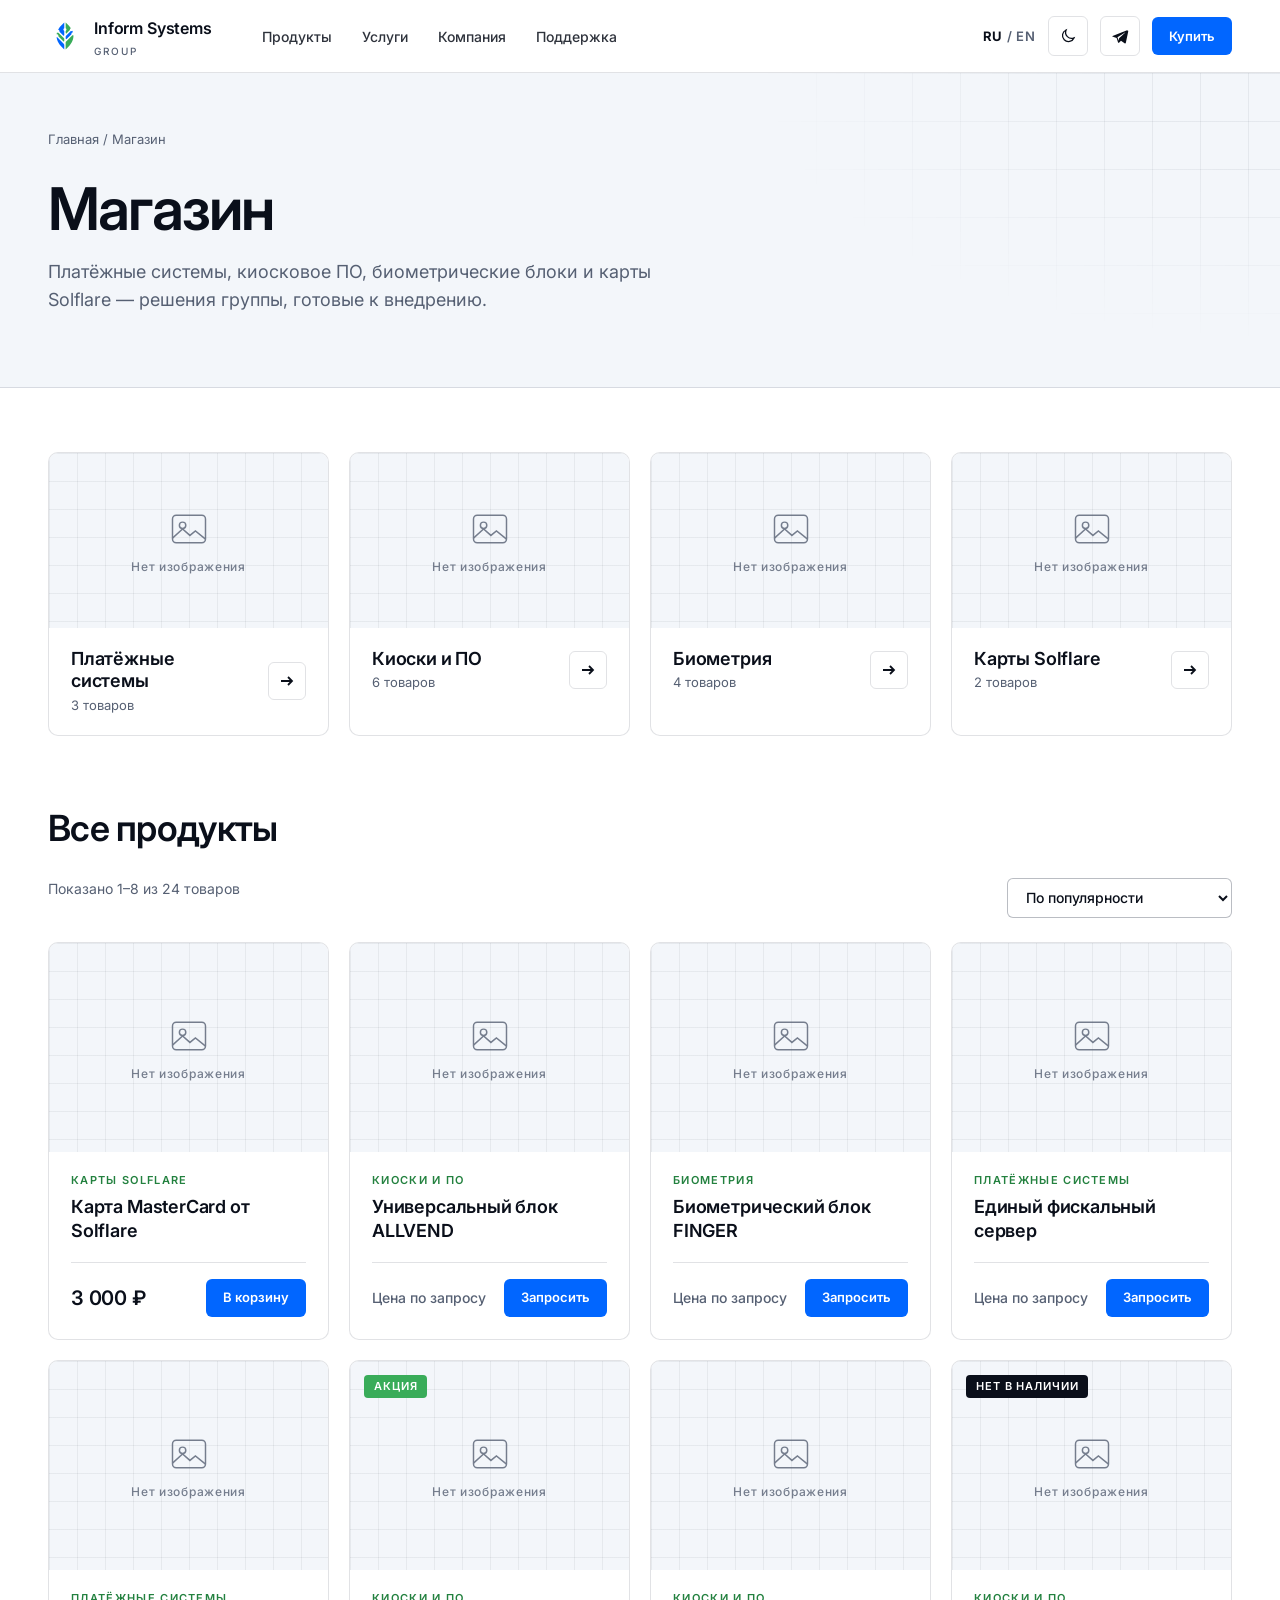
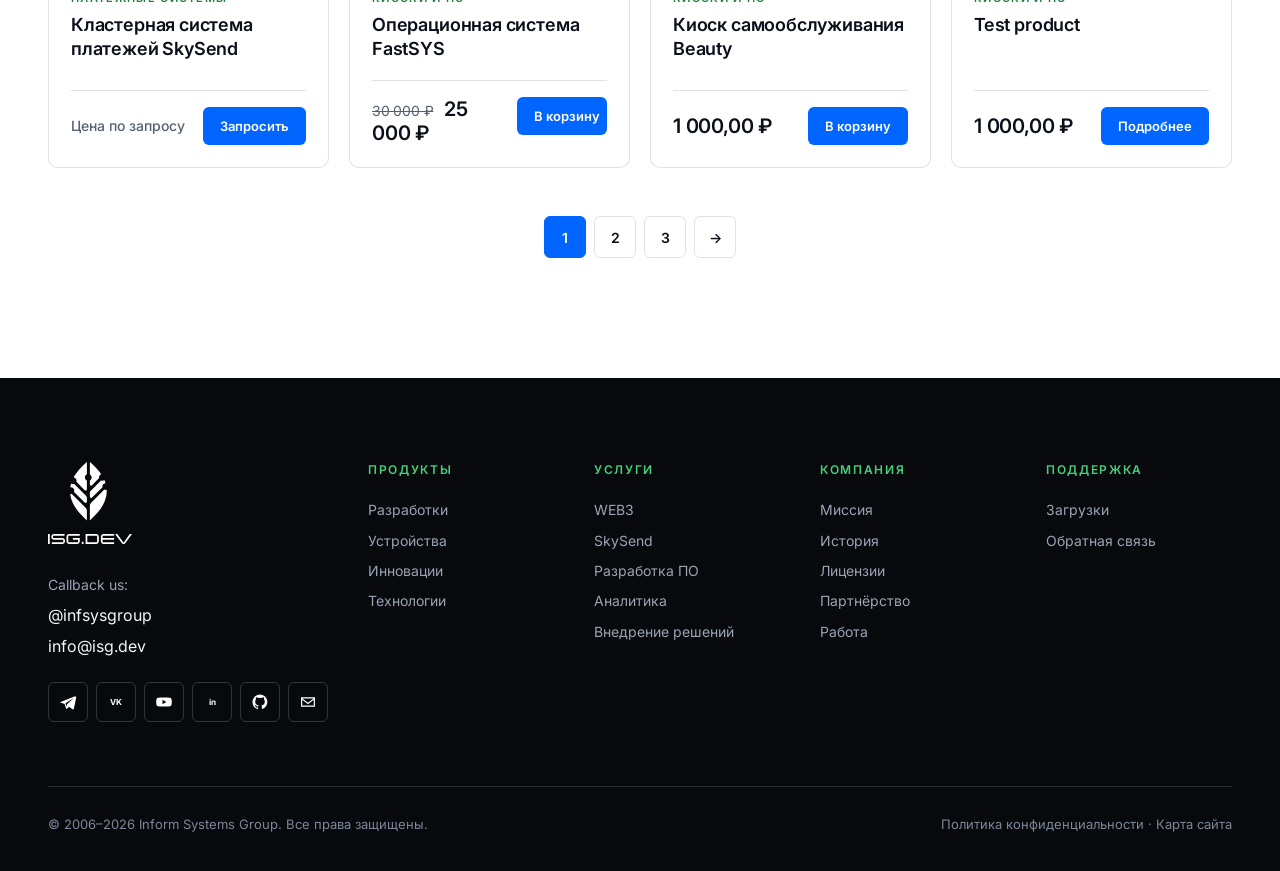
<file: shop.html>
<!DOCTYPE html>
<html lang="ru" data-theme="light">
<head>
<meta charset="utf-8">
<meta name="viewport" content="width=device-width, initial-scale=1, viewport-fit=cover">
<title>Магазин — Inform Systems Group</title>
<script src="js/theme-init.js"></script>
<link rel="preconnect" href="https://fonts.googleapis.com">
<link href="https://fonts.googleapis.com/css2?family=Inter:wght@400;500;600;700&display=swap" rel="stylesheet">
<link rel="stylesheet" href="css/style.css">
<link rel="stylesheet" href="css/shop.css">
</head>
<body>
<svg class="sprite" aria-hidden="true">
<defs>
<symbol id="logo-mark" viewBox="0 0 40 40">
<g clip-path="url(#clip0_2137_302)">
<path d="M13.5562 14.3266C13.5562 14.5322 13.5224 14.73 13.46 14.9144L17.9502 19.4472C18.0816 19.5818 18.258 19.6556 18.4464 19.6556C18.5374 19.6556 18.6262 19.6384 18.7118 19.6038C18.9744 19.4964 19.1444 19.243 19.1444 18.959V17.2336C19.1438 16.2942 19.1438 15.2494 19.1444 14.1596C18.511 13.869 18.071 13.229 18.071 12.486C18.071 11.7424 18.5114 11.1022 19.1464 10.8124V4.10645L18.2084 4.94365C16.9652 6.04884 15.9118 7.10165 14.9884 8.16085C14.065 9.21885 13.281 10.273 12.591 11.3834C12.3622 11.7516 12.1458 12.1264 11.9448 12.5004C12.853 12.6124 13.5562 13.3872 13.5562 14.3266Z" fill="#0166FF"/>
<path d="M19.1392 35.8938L19.1558 30.7308C19.179 30.0674 18.9602 29.5368 18.4658 29.061L10.942 21.53C10.7808 21.577 10.6104 21.6016 10.4346 21.6016C10.304 21.6016 10.1758 21.5876 10.0532 21.5618L10.1534 22.1866C10.381 23.5996 10.8306 25.0224 11.49 26.4148C12.5274 28.6058 13.9616 30.6398 15.9372 32.7054L15.9478 32.716L15.9484 32.7166L19.1392 35.8938Z" fill="#0166FF"/>
<path d="M27.637 17.8736C27.6086 17.745 27.5932 17.6116 27.5932 17.4742C27.5932 16.503 28.3454 15.7076 29.2988 15.6394C29.1284 15.0834 28.9226 14.5236 28.6832 13.969C28.378 14.1938 28.0012 14.3266 27.5934 14.3266C27.338 14.3266 27.0946 14.2748 26.8736 14.1806L24.5286 16.5216L24.518 16.5328C23.6178 17.431 21.182 19.8676 21.166 19.8822C21.0432 19.9936 20.7878 20.2252 20.7858 20.6138L20.7832 22.984C20.7832 23.26 20.9464 23.51 21.2004 23.6222C21.2886 23.6606 21.3848 23.6806 21.479 23.6806C21.6548 23.6806 21.8232 23.615 21.9534 23.4956L27.637 17.8736Z" fill="#0166FF"/>
<path d="M19.144 25.6933C19.146 25.9745 18.9788 26.2279 18.7182 26.3381C18.6314 26.3745 18.5398 26.3931 18.4462 26.3931C18.2624 26.3931 18.0892 26.3221 17.9586 26.1927L12.1522 20.4227C12.2318 20.2177 12.2756 19.9949 12.2756 19.7613C12.2756 18.7443 11.4516 17.9205 10.4348 17.9205C10.3234 17.9205 10.2146 17.9305 10.1084 17.9497C10.2086 17.2247 10.3672 16.4943 10.5808 15.7739C10.8938 16.0207 11.288 16.1667 11.7164 16.1667C11.9082 16.1667 12.0932 16.1375 12.267 16.0825L17.304 21.1387C17.7996 21.6329 18.222 22.0509 18.6334 22.4549C19.0042 22.8191 19.1688 23.2171 19.1522 23.7079L19.144 25.6933Z" fill="#39AC59"/>
<path d="M25.7961 12.8833C25.7675 12.7553 25.7529 12.6225 25.7529 12.4859C25.7529 11.7025 26.2425 11.0331 26.9323 10.7685C25.6307 8.80689 23.9677 6.95089 21.7163 4.94549L20.7769 4.10889V10.8619C21.3567 11.1711 21.7513 11.7827 21.7513 12.4859C21.7513 13.1897 21.3567 13.8013 20.7769 14.1105V16.3467C20.8027 16.6201 20.9793 16.8463 21.2399 16.9385C21.3161 16.9651 21.3945 16.9783 21.4727 16.9783C21.6611 16.9783 21.8375 16.9033 21.9703 16.7667L25.7961 12.8833Z" fill="#39AC59"/>
<path d="M20.7766 35.8938L20.7701 27.7126C20.7675 27.2496 20.9267 26.8662 21.2583 26.5404C21.7465 26.0588 22.2619 25.548 22.8331 24.9776L28.6507 19.1406C28.8881 19.2528 29.1535 19.315 29.4335 19.315C29.6059 19.315 29.773 19.2912 29.9316 19.246C29.9536 19.7144 29.9522 20.194 29.927 20.6708V20.6714C29.864 21.8694 29.6605 23.017 29.3055 24.18C28.9533 25.3376 28.4611 26.4692 27.8023 27.6394C26.6095 29.7582 25.0002 31.7782 22.904 33.7854L20.7766 35.8938Z" fill="#39AC59"/>
</g>
<defs>
<clipPath id="clip0_2137_302">
<rect width="40" height="40" fill="white"/>
</clipPath>
</defs>
</symbol>
<symbol id="logo-full" viewBox="0 0 212 208">
<g clip-path="url(#clip0_2137_185)">
<g clip-path="url(#clip1_2137_185)">
<path d="M72.2184 47.385C72.2184 48.3381 72.0622 49.2551 71.7719 50.1101L92.5912 71.1256C93.1998 71.7503 94.0188 72.0907 94.8917 72.0907C95.3142 72.0907 95.7247 72.0106 96.1211 71.8504C97.3385 71.3519 98.1254 70.1765 98.1254 68.8611V60.8621C98.1233 56.5072 98.1233 51.6638 98.1254 46.6102C95.1881 45.2627 93.1498 42.2953 93.1498 38.8515C93.1498 35.4036 95.1921 32.4363 98.1354 31.0928V0L93.7885 3.88234C88.024 9.00608 83.1406 13.8875 78.8598 18.799C74.579 23.7045 70.9429 28.592 67.7454 33.7398C66.6842 35.4477 65.681 37.1836 64.75 38.9196C68.9587 39.4381 72.2184 43.0302 72.2184 47.385Z" fill="white"/>
<path d="M98.1032 147.377L98.1793 123.44C98.2874 120.365 97.2722 117.904 94.9797 115.699L60.0986 80.7822C59.3518 81.0005 58.5609 81.1146 57.746 81.1146C57.1393 81.1146 56.5467 81.0505 55.978 80.9304L56.4425 83.8276C57.4977 90.379 59.5821 96.9764 62.6395 103.432C67.4489 113.591 74.0983 123.019 83.2586 132.596L83.3086 132.646L83.3106 132.65L98.1032 147.377Z" fill="white"/>
<path d="M137.501 63.8294C137.369 63.2327 137.299 62.614 137.299 61.9773C137.299 57.4742 140.787 53.7861 145.206 53.4698C144.415 50.8929 143.462 48.296 142.353 45.7251C140.937 46.7683 139.191 47.383 137.299 47.383C136.116 47.383 134.986 47.1427 133.961 46.7062L123.089 57.5603L123.039 57.6124C118.866 61.7771 107.572 73.0737 107.498 73.1418C106.929 73.6584 105.744 74.7316 105.736 76.5336L105.724 87.5219C105.724 88.8013 106.48 89.9606 107.658 90.4812C108.066 90.6594 108.513 90.7515 108.949 90.7515C109.764 90.7515 110.545 90.4471 111.148 89.8925L137.501 63.8294Z" fill="white"/>
<path d="M98.1253 100.084C98.1353 101.388 97.3605 102.563 96.1511 103.073C95.7486 103.244 95.3242 103.328 94.8897 103.328C94.0387 103.328 93.2358 102.999 92.6292 102.399L65.709 75.6488C66.0774 74.6977 66.2817 73.6646 66.2817 72.5834C66.2817 67.8681 62.4614 64.0478 57.7461 64.0478C57.2295 64.0478 56.725 64.0939 56.2324 64.184C56.6969 60.8222 57.4318 57.4364 58.4229 54.0967C59.8745 55.24 61.7005 55.9167 63.6888 55.9167C64.5778 55.9167 65.4367 55.7806 66.2416 55.5263L89.5938 78.9685C91.8903 81.2591 93.8505 83.1973 95.7567 85.0713C97.4766 86.7592 98.2394 88.6053 98.1613 90.8818L98.1253 100.084Z" fill="white"/>
<path d="M128.966 40.6917C128.834 40.0991 128.766 39.4824 128.766 38.8497C128.766 35.2176 131.036 32.1141 134.234 30.8868C128.199 21.7926 120.488 13.187 110.051 3.89055L105.696 0.012207V31.3212C108.383 32.7549 110.213 35.59 110.213 38.8497C110.213 42.1133 108.383 44.9485 105.696 46.3821V56.7497C105.816 58.0171 106.633 59.0663 107.842 59.4928C108.197 59.6149 108.559 59.677 108.921 59.677C109.794 59.677 110.613 59.3286 111.228 58.6959L128.966 40.6917Z" fill="white"/>
<path d="M105.694 147.377L105.664 109.447C105.652 107.3 106.389 105.522 107.928 104.012C110.193 101.78 112.581 99.4114 115.23 96.7664L142.203 69.7041C143.304 70.2247 144.533 70.513 145.833 70.513C146.632 70.513 147.406 70.4029 148.143 70.1926C148.245 72.3631 148.239 74.5876 148.121 76.798V76.802C147.829 82.3563 146.884 87.6762 145.24 93.0683C143.606 98.4343 141.326 103.682 138.27 109.106C132.74 118.929 125.28 128.294 115.561 137.602L105.694 147.377Z" fill="white"/>
<path d="M4.41235 181.541H0.00341797V206.887H4.41235V181.541Z" fill="white"/>
<path d="M36.0016 192.009H12.6755V185.948H41.694V181.539H15.1563C11.346 181.539 8.26855 184.615 8.26855 188.427V189.528C8.26855 193.338 11.344 196.416 15.1563 196.416H38.4824V202.476H9.46189V206.885H36.0016C39.8119 206.885 42.8893 203.81 42.8893 199.998V198.896C42.8893 195.086 39.8119 192.009 36.0016 192.009Z" fill="white"/>
<path d="M80.173 185.948V181.539H53.6333C49.8231 181.539 46.7456 184.615 46.7456 188.427V199.998C46.7456 203.808 49.821 206.885 53.6333 206.885H73.2853C77.0956 206.885 80.173 203.81 80.173 199.998V192.009H62.8616V196.418H75.7641V202.478H51.1525V185.948H80.173Z" fill="white"/>
<path d="M89.7239 201.377H85.3149V206.888H89.7239V201.377Z" fill="white"/>
<path d="M121.405 181.541H94.8638V206.887H121.403C125.214 206.887 128.291 203.812 128.291 200V188.429C128.291 184.616 125.216 181.541 121.405 181.541ZM123.884 202.478H99.2727V185.948H123.884V202.478Z" fill="white"/>
<path d="M133.433 188.429V200C133.433 203.81 136.508 206.887 140.32 206.887H166.86V202.478H137.842V196.418H166.86V192.009H137.842V185.948H166.86V181.539H140.32C136.51 181.541 133.433 184.617 133.433 188.429Z" fill="white"/>
<path d="M206.441 181.541L190.737 203.902L174.987 181.541H169.431L186.008 204.729C187.063 206.199 188.763 207.3 190.691 207.3C192.665 207.3 194.319 206.199 195.374 204.729L211.997 181.541H206.441Z" fill="white"/>
</g>
</g>
<defs>
<clipPath id="clip0_2137_185">
<rect width="212" height="207.3" fill="white"/>
</clipPath>
<clipPath id="clip1_2137_185">
<rect width="211.993" height="207.3" fill="white" transform="translate(0.00341797)"/>
</clipPath>
</defs>
</symbol>
<symbol id="icon-arrow" viewBox="0 0 16 16">
<path fill="none" stroke="currentColor" stroke-width="1.8" d="M2 8h11M9 4l4 4-4 4"/>
</symbol>
<symbol id="icon-chevron" viewBox="0 0 16 16">
<path fill="none" stroke="currentColor" stroke-width="1.6" d="m6 3 5 5-5 5"/>
</symbol>
<symbol id="icon-check" viewBox="0 0 24 24">
<path fill="none" stroke="currentColor" stroke-width="2" d="m4 12.5 5 5L20 6.5"/>
</symbol>
<symbol id="icon-image" viewBox="0 0 48 48">
<g fill="none" stroke="currentColor" stroke-width="1.6">
<rect x="6" y="9" width="36" height="30" rx="4"/>
<circle cx="17" cy="20" r="3.5"/>
<path d="m6 34 11-10 8 7 6-5 11 9"/>
</g>
</symbol>
<symbol id="icon-moon" viewBox="0 0 24 24">
<path fill="none" stroke="currentColor" stroke-width="1.7" d="M20 14.5A8 8 0 0 1 9.5 4 8 8 0 1 0 20 14.5z"/>
</symbol>
<symbol id="icon-sun" viewBox="0 0 24 24">
<g fill="none" stroke="currentColor" stroke-width="1.7">
<circle cx="12" cy="12" r="4"/>
<path d="M12 2v2M12 20v2M2 12h2M20 12h2M4.9 4.9l1.4 1.4M17.7 17.7l1.4 1.4M4.9 19.1l1.4-1.4M17.7 6.3l1.4-1.4"/>
</g>
</symbol>
<symbol id="icon-burger" viewBox="0 0 20 20">
<path fill="none" stroke="currentColor" stroke-width="1.8" d="M2 5h16M2 10h16M2 15h16"/>
</symbol>
<symbol id="icon-box" viewBox="0 0 24 24">
<g fill="none" stroke="currentColor" stroke-width="1.6" stroke-linejoin="round">
<path d="M3 7.5 12 3l9 4.5v9L12 21l-9-4.5z"/>
<path d="M3 7.5 12 12l9-4.5M12 12v9"/>
</g>
</symbol>
<symbol id="icon-shield" viewBox="0 0 24 24">
<g fill="none" stroke="currentColor" stroke-width="1.6" stroke-linejoin="round">
<path d="M12 3 4 6v6c0 4.5 3.2 8 8 9 4.8-1 8-4.5 8-9V6z"/>
<path d="m8.5 12 2.5 2.5 4.5-5"/>
</g>
</symbol>
<symbol id="icon-layers" viewBox="0 0 24 24">
<g fill="none" stroke="currentColor" stroke-width="1.6" stroke-linejoin="round">
<path d="m12 3 9 4.5-9 4.5L3 7.5z"/>
<path d="m3 12 9 4.5 9-4.5M3 16.5 12 21l9-4.5"/>
</g>
</symbol>
<symbol id="icon-headset" viewBox="0 0 24 24">
<g fill="none" stroke="currentColor" stroke-width="1.6" stroke-linecap="round">
<path d="M4 14v-2a8 8 0 0 1 16 0v2"/>
<rect x="3" y="14" width="4" height="6" rx="1.5"/>
<rect x="17" y="14" width="4" height="6" rx="1.5"/>
<path d="M19 20c0 1.5-2 2-5 2"/>
</g>
</symbol>
<symbol id="icon-telegram" viewBox="0 0 24 24">
<path fill="currentColor" d="M21.5 4.4 2.9 11.6c-1.3.5-1.3 1.2-.2 1.5l4.8 1.5 1.8 5.6c.2.6.1.8.7.8.5 0 .7-.2 1-.5l2.3-2.2 4.8 3.5c.9.5 1.5.2 1.7-.8l3.1-14.8c.3-1.3-.5-1.9-1.4-1.3zM8.6 13.7l9.7-6.1c.5-.3.9-.1.5.2l-8.1 7.3-.3 3.3z"/>
</symbol>
<symbol id="icon-vk" viewBox="0 0 24 24">
<text x="12" y="16" text-anchor="middle" font-size="11" font-weight="700" font-family="Inter,Arial" fill="currentColor">VK</text>
</symbol>
<symbol id="icon-youtube" viewBox="0 0 24 24">
<path fill="currentColor" fill-rule="evenodd" d="M22 8.2a2.6 2.6 0 0 0-1.8-1.9C18.6 5.9 12 5.9 12 5.9s-6.6 0-8.2.4A2.6 2.6 0 0 0 2 8.2 27 27 0 0 0 1.6 12 27 27 0 0 0 2 15.8a2.6 2.6 0 0 0 1.8 1.9c1.6.4 8.2.4 8.2.4s6.6 0 8.2-.4a2.6 2.6 0 0 0 1.8-1.9c.3-1.3.4-2.5.4-3.8s-.1-2.5-.4-3.8zM10 15V9l5.2 3z"/>
</symbol>
<symbol id="icon-linkedin" viewBox="0 0 24 24">
<text x="12" y="16" text-anchor="middle" font-size="11" font-weight="700" font-family="Inter,Arial" fill="currentColor">in</text>
</symbol>
<symbol id="icon-github" viewBox="0 0 24 24">
<path fill="currentColor" d="M12 2a10 10 0 0 0-3.2 19.5c.5.1.7-.2.7-.5v-1.8c-2.8.6-3.4-1.3-3.4-1.3-.5-1.2-1.1-1.5-1.1-1.5-.9-.6.1-.6.1-.6 1 .1 1.5 1 1.5 1 .9 1.5 2.4 1.1 3 .8.1-.7.4-1.1.6-1.4-2.2-.3-4.6-1.1-4.6-5 0-1.1.4-2 1-2.7-.1-.3-.4-1.3.1-2.7 0 0 .8-.3 2.8 1a9.6 9.6 0 0 1 5 0c2-1.3 2.8-1 2.8-1 .5 1.4.2 2.4.1 2.7.6.7 1 1.6 1 2.7 0 3.9-2.4 4.7-4.6 5 .4.3.7.9.7 1.9v2.8c0 .3.2.6.7.5A10 10 0 0 0 12 2z"/>
</symbol>
<symbol id="icon-mail" viewBox="0 0 24 24">
<path fill="none" stroke="currentColor" stroke-width="1.6" d="M3.5 6.5h17v11h-17zM3.5 7.5 12 14l8.5-6.5"/>
</symbol>
</defs>
</svg>
<header class="header">
<div class="header__inner container">
<a class="logo" href="/">
<svg class="logo__mark" aria-hidden="true">
<use href="#logo-mark"/>
</svg>
<span class="logo__text">Inform Systems<small class="logo__sub">GROUP</small>
</span>
</a>
<nav class="nav header__nav" aria-label="Основная навигация">
<ul class="nav__list">
<li class="nav__item">
<a class="nav__link" href="/solutions/">Продукты</a>
<div class="mega">
<div class="mega__inner container">
<div class="mega__intro">
<h5 class="mega__title">Продукты</h5>
<p class="mega__text">Собственные разработки, устройства и технологии группы.</p>
<a class="btn btn--outline btn--sm" href="/solutions/">
<span class="btn__label">Все продукты</span>
</a>
</div>
<div class="mega__cols mega__cols--4">
<div class="mega__col">
<h4 class="mega__heading">
<a class="mega__heading-link" href="/solutions/developments/">
<span class="mega__heading-text">Разработки</span>
<span class="mega__num">01</span>
</a>
</h4>
<a class="mega__link" href="/solutions/developments/finger-biometric-system/">
<span>Биометрическая система FINGER</span>
</a>
<a class="mega__link" href="/solutions/developments/cloud-advertising-platform/">
<span>Облачная рекламная платформа</span>
</a>
<a class="mega__link" href="/solutions/developments/fastsys-operating-system/">
<span>Операционная система FastSYS</span>
</a>
<a class="mega__link" href="/solutions/developments/allvend-kiosk-software/">
<span>ПО для киосков ALLVEND</span>
</a>
<a class="mega__link" href="/solutions/developments/skysend-processing-system/">
<span>Процессинговая система SkySend</span>
</a>
</div>
<div class="mega__col">
<h4 class="mega__heading">
<a class="mega__heading-link" href="/solutions/devices/">
<span class="mega__heading-text">Устройства</span>
<span class="mega__num">02</span>
</a>
</h4>
<a class="mega__link" href="/solutions/devices/finger-biometric-modules/">
<span>Биометрические блоки FINGER</span>
</a>
<a class="mega__link" href="/solutions/devices/unified-fiscal-server/">
<span>Единый фискальный сервер</span>
</a>
<a class="mega__link" href="/solutions/devices/beauty-self-service-kiosks/">
<span>Киоски самообслуживания Beauty</span>
</a>
<a class="mega__link" href="/solutions/devices/allvend-universal-modules/">
<span>Универсальные блоки ALLVEND</span>
</a>
</div>
<div class="mega__col">
<h4 class="mega__heading">
<a class="mega__heading-link" href="/solutions/innovations/">
<span class="mega__heading-text">Инновации</span>
<span class="mega__num">03</span>
</a>
</h4>
<a class="mega__link" href="/solutions/innovations/smart-city-information-system/">
<span>Единая информационная система «Умный город»</span>
</a>
<a class="mega__link" href="/solutions/innovations/neuron-technopark-network/">
<span>Сеть технопарков «Нейрон»</span>
</a>
<a class="mega__link" href="/solutions/innovations/my-doctor-telemedicine-system/">
<span>Система телемедицины «Мой доктор»</span>
</a>
</div>
<div class="mega__col">
<h4 class="mega__heading">
<a class="mega__heading-link" href="/solutions/technologies/">
<span class="mega__heading-text">Технологии</span>
<span class="mega__num">04</span>
</a>
</h4>
<a class="mega__link" href="/solutions/technologies/closed-cryptographic-key-exchange-system/">
<span>Замкнутая система обмена криптоключами</span>
</a>
<a class="mega__link" href="/solutions/technologies/remote-binary-updates/">
<span>Система удалённых бинарных обновлений</span>
</a>
<a class="mega__link" href="/solutions/technologies/bsd-server-cloning/">
<span>Технология клонирования *BSD серверов</span>
</a>
</div>
</div>
</div>
</div>
</li>
<li class="nav__item">
<a class="nav__link" href="/service/">Услуги</a>
<div class="mega">
<div class="mega__inner container">
<div class="mega__intro">
<h5 class="mega__title">Услуги</h5>
<p class="mega__text">Сервисы и внедрение: от WEB3 до защищённой инфраструктуры.</p>
<a class="btn btn--outline btn--sm" href="/service/">
<span class="btn__label">Все услуги</span>
</a>
</div>
<div class="mega__cols mega__cols--5">
<div class="mega__col">
<h4 class="mega__heading">
<a class="mega__heading-link" href="/service/web3-services/">
<span class="mega__heading-text">Услуги в области WEB3</span>
<span class="mega__num">01</span>
</a>
</h4>
<a class="mega__link" href="/service/web3-services/device-security-configuration/">
<span>Настройка безопасности устройства</span>
</a>
<a class="mega__link" href="/service/web3-services/passive-income-setup/">
<span>Настройка пассивного дохода</span>
</a>
<a class="mega__link" href="/service/web3-services/solflare-crypto-card-registration/">
<span>Регистрация криптокарты Solflare</span>
</a>
</div>
<div class="mega__col">
<h4 class="mega__heading">
<a class="mega__heading-link" href="/service/skysend-system-services/">
<span class="mega__heading-text">Услуги системы SkySend</span>
<span class="mega__num">02</span>
</a>
</h4>
<a class="mega__link" href="/service/skysend-system-services/custom-interfaces/">
<span>Собственные интерфейсы</span>
</a>
<a class="mega__link" href="/service/skysend-system-services/payment-transaction-processing/">
<span>Обработка платёжных транзакций</span>
</a>
<a class="mega__link" href="/service/skysend-system-services/service-provider-integration/">
<span>Интеграция с поставщиками услуг</span>
</a>
<a class="mega__link" href="/service/skysend-system-services/system-financial-services/">
<span>Финансовые услуги системы</span>
</a>
</div>
<div class="mega__col">
<h4 class="mega__heading">
<a class="mega__heading-link" href="/service/software-development-and-support/">
<span class="mega__heading-text">Разработка и поддержка ПО</span>
<span class="mega__num">03</span>
</a>
</h4>
<a class="mega__link" href="/service/software-development-and-support/cluster-and-transactional-systems/">
<span>Кластерные и транзакционные системы</span>
</a>
<a class="mega__link" href="/service/software-development-and-support/embedded-software/">
<span>Встраиваемое ПО</span>
</a>
<a class="mega__link" href="/service/software-development-and-support/peripheral-device-drivers/">
<span>Драйверы периферийных устройств</span>
</a>
<a class="mega__link" href="/service/software-development-and-support/transaction-processing-services-api/">
<span>Сервисы обработки транзакций (API)</span>
</a>
</div>
<div class="mega__col">
<h4 class="mega__heading">
<a class="mega__heading-link" href="/service/analytics-and-consulting/">
<span class="mega__heading-text">Аналитическая работа</span>
<span class="mega__num">04</span>
</a>
</h4>
<a class="mega__link" href="/service/analytics-and-consulting/instructions-and-procedures-development/">
<span>Разработка инструкций и регламентов</span>
</a>
<a class="mega__link" href="/service/analytics-and-consulting/it-system-design-and-audit/">
<span>Проектирование и аудит ИТ-систем</span>
</a>
<a class="mega__link" href="/service/analytics-and-consulting/technical-specification-development/">
<span>Разработка технических заданий</span>
</a>
</div>
<div class="mega__col">
<h4 class="mega__heading">
<a class="mega__heading-link" href="/service/solution-implementation/">
<span class="mega__heading-text">Внедрение решений</span>
<span class="mega__num">05</span>
</a>
</h4>
<a class="mega__link" href="/service/solution-implementation/certification-authority-ca-setup/">
<span>Развёртывание удостоверяющего центра (CA)</span>
</a>
<a class="mega__link" href="/service/solution-implementation/closed-key-exchange-system/">
<span>Закрытая система обмена ключами</span>
</a>
<a class="mega__link" href="/service/solution-implementation/comprehensive-automation-of-multifunctional-public-service-centers-mfcs/">
<span>Комплексная автоматизация МФЦ</span>
</a>
<a class="mega__link" href="/service/solution-implementation/cryptographically-protected-servers/">
<span>Криптозащищённые серверы</span>
</a>
<a class="mega__link" href="/service/solution-implementation/intelligent-video-surveillance/">
<span>Интеллектуальное видеонаблюдение</span>
</a>
<a class="mega__link" href="/service/solution-implementation/secure-ip-telephony/">
<span>Защищённая IP-телефония</span>
</a>
</div>
</div>
</div>
</div>
</li>
<li class="nav__item">
<a class="nav__link" href="/company/">Компания</a>
<div class="mega">
<div class="mega__inner container">
<div class="mega__intro">
<h5 class="mega__title">Компания</h5>
<p class="mega__text">Более 20 лет разрабатываем технологии для бизнеса и государства.</p>
<a class="btn btn--outline btn--sm" href="/company/">
<span class="btn__label">О компании</span>
</a>
</div>
<div class="mega__cols mega__cols--2">
<div class="mega__col">
<a class="mega__link" href="/company/history/">
<span>История</span>
</a>
<a class="mega__link" href="/company/contacts/">
<span>Контакты</span>
</a>
<a class="mega__link" href="/company/licenses/">
<span>Лицензии</span>
</a>
</div>
<div class="mega__col">
<a class="mega__link" href="/company/mission/">
<span>Миссия</span>
</a>
<a class="mega__link" href="/company/partnership/">
<span>Партнерство</span>
</a>
<a class="mega__link" href="/company/careers/">
<span>Работа</span>
</a>
</div>
</div>
</div>
</div>
</li>
<li class="nav__item">
<a class="nav__link" href="/support/">Поддержка</a>
<div class="mega">
<div class="mega__inner container">
<div class="mega__intro">
<h5 class="mega__title">Поддержка</h5>
<p class="mega__text">Материалы для клиентов и быстрая связь с командой.</p>
<a class="btn btn--outline btn--sm" href="/support/">
<span class="btn__label">Связаться</span>
</a>
</div>
<div class="mega__cols mega__cols--2">
<div class="mega__col">
<a class="mega__link" href="/downloads/">
<span>Загрузки</span>
</a>
</div>
<div class="mega__col">
<a class="mega__link" href="/support/callback/">
<span>Обратная связь<small class="mega__desc">Наш менеджер ответит вам быстро</small>
</span>
</a>
</div>
</div>
</div>
</div>
</li>
</ul>
</nav>
<div class="header__actions">
<span class="header__lang">
<b>RU</b> / EN</span>
<button class="icon-btn icon-btn--theme" type="button" data-theme-toggle aria-label="Сменить тему">
<svg class="icon-btn__icon icon-btn__icon--moon" aria-hidden="true">
<use href="#icon-moon"/>
</svg>
<svg class="icon-btn__icon icon-btn__icon--sun" aria-hidden="true">
<use href="#icon-sun"/>
</svg>
</button>
<a class="icon-btn" href="https://t.me/infsysgroup" aria-label="Telegram">
<svg class="icon-btn__icon" aria-hidden="true">
<use href="#icon-telegram"/>
</svg>
</a>
<a class="btn btn--primary btn--sm" href="/shop/">
<span class="btn__label">Купить</span>
</a>
<button class="icon-btn icon-btn--burger" type="button" data-burger aria-label="Меню" aria-expanded="false">
<svg class="icon-btn__icon" aria-hidden="true">
<use href="#icon-burger"/>
</svg>
</button>
</div>
</div>
</header>
<div class="scrim">
</div>
<div class="drawer" data-drawer>
</div>
<main id="primary" class="site-main shop-page">
<section class="shop-hero"><div class="shop-hero__decor squares" data-squares="10" data-cell="48"></div><div class="wr shop-container"><nav class="woocommerce-breadcrumb" aria-label="Breadcrumb"><a href="/">Главная</a>&nbsp;/&nbsp;Магазин</nav><h1 class="shop-hero__title">Магазин</h1><div class="shop-hero__lead"><p>Платёжные системы, киосковое ПО, биометрические блоки и карты Solflare — решения группы, готовые к внедрению.</p></div></div></section>
<section class="shop-catalog"><div class="wr shop-container"><ul class="category-grid"><li class="category-card reveal reveal--delay-0"><a class="category-card__link" href="#"><span class="category-card__media placeholder squares" data-squares="3" data-cell="28"><span class="placeholder__body"><svg class="placeholder__icon" viewBox="0 0 48 48" aria-hidden="true" fill="none" stroke="currentColor" stroke-width="1.6"><rect x="6" y="9" width="36" height="30" rx="4"/><circle cx="17" cy="20" r="3.5"/><path d="m6 34 11-10 8 7 6-5 11 9"/></svg><span class="placeholder__label">Нет изображения</span></span></span><span class="category-card__body"><span><span class="category-card__title">Платёжные системы</span><span class="category-card__count">3 товаров</span></span><span class="category-card__arrow" aria-hidden="true"><svg viewBox="0 0 16 16" fill="none" stroke="currentColor" stroke-width="1.8"><path d="M2 8h11M9 4l4 4-4 4"/></svg></span></span></a></li><li class="category-card reveal reveal--delay-1"><a class="category-card__link" href="#"><span class="category-card__media placeholder squares" data-squares="3" data-cell="28"><span class="placeholder__body"><svg class="placeholder__icon" viewBox="0 0 48 48" aria-hidden="true" fill="none" stroke="currentColor" stroke-width="1.6"><rect x="6" y="9" width="36" height="30" rx="4"/><circle cx="17" cy="20" r="3.5"/><path d="m6 34 11-10 8 7 6-5 11 9"/></svg><span class="placeholder__label">Нет изображения</span></span></span><span class="category-card__body"><span><span class="category-card__title">Киоски и ПО</span><span class="category-card__count">6 товаров</span></span><span class="category-card__arrow" aria-hidden="true"><svg viewBox="0 0 16 16" fill="none" stroke="currentColor" stroke-width="1.8"><path d="M2 8h11M9 4l4 4-4 4"/></svg></span></span></a></li><li class="category-card reveal reveal--delay-2"><a class="category-card__link" href="#"><span class="category-card__media placeholder squares" data-squares="3" data-cell="28"><span class="placeholder__body"><svg class="placeholder__icon" viewBox="0 0 48 48" aria-hidden="true" fill="none" stroke="currentColor" stroke-width="1.6"><rect x="6" y="9" width="36" height="30" rx="4"/><circle cx="17" cy="20" r="3.5"/><path d="m6 34 11-10 8 7 6-5 11 9"/></svg><span class="placeholder__label">Нет изображения</span></span></span><span class="category-card__body"><span><span class="category-card__title">Биометрия</span><span class="category-card__count">4 товаров</span></span><span class="category-card__arrow" aria-hidden="true"><svg viewBox="0 0 16 16" fill="none" stroke="currentColor" stroke-width="1.8"><path d="M2 8h11M9 4l4 4-4 4"/></svg></span></span></a></li><li class="category-card reveal reveal--delay-3"><a class="category-card__link" href="#"><span class="category-card__media placeholder squares" data-squares="3" data-cell="28"><span class="placeholder__body"><svg class="placeholder__icon" viewBox="0 0 48 48" aria-hidden="true" fill="none" stroke="currentColor" stroke-width="1.6"><rect x="6" y="9" width="36" height="30" rx="4"/><circle cx="17" cy="20" r="3.5"/><path d="m6 34 11-10 8 7 6-5 11 9"/></svg><span class="placeholder__label">Нет изображения</span></span></span><span class="category-card__body"><span><span class="category-card__title">Карты Solflare</span><span class="category-card__count">2 товаров</span></span><span class="category-card__arrow" aria-hidden="true"><svg viewBox="0 0 16 16" fill="none" stroke="currentColor" stroke-width="1.8"><path d="M2 8h11M9 4l4 4-4 4"/></svg></span></span></a></li></ul><h2 class="shop-catalog__title">Все продукты</h2>
<p class="woocommerce-result-count">Показано 1–8 из 24 товаров</p><form class="woocommerce-ordering" method="get"><select class="orderby" aria-label="Сортировка"><option>По популярности</option><option>Сначала новые</option><option>Цена: по возрастанию</option><option>Цена: по убыванию</option></select></form>
<ul class="shop-grid"><li class="card card--product reveal reveal--delay-0"><a class="card__media placeholder squares" href="#" data-squares="3" data-cell="28" aria-label="Карта MasterCard от Solflare"><span class="placeholder__body"><svg class="placeholder__icon" viewBox="0 0 48 48" aria-hidden="true" fill="none" stroke="currentColor" stroke-width="1.6"><rect x="6" y="9" width="36" height="30" rx="4"/><circle cx="17" cy="20" r="3.5"/><path d="m6 34 11-10 8 7 6-5 11 9"/></svg><span class="placeholder__label">Нет изображения</span></span></a><div class="card__body"><span class="card__category">Карты Solflare</span><h3 class="card__title"><a href="#">Карта MasterCard от Solflare</a></h3><div class="card__footer"><span class="card__price"><ins>3 000 ₽</ins></span><a class="btn btn--primary btn--sm card__action" href="#"><span class="btn__label">В корзину</span></a></div></div></li><li class="card card--product reveal reveal--delay-1"><a class="card__media placeholder squares" href="#" data-squares="3" data-cell="28" aria-label="Универсальный блок ALLVEND"><span class="placeholder__body"><svg class="placeholder__icon" viewBox="0 0 48 48" aria-hidden="true" fill="none" stroke="currentColor" stroke-width="1.6"><rect x="6" y="9" width="36" height="30" rx="4"/><circle cx="17" cy="20" r="3.5"/><path d="m6 34 11-10 8 7 6-5 11 9"/></svg><span class="placeholder__label">Нет изображения</span></span></a><div class="card__body"><span class="card__category">Киоски и ПО</span><h3 class="card__title"><a href="#">Универсальный блок ALLVEND</a></h3><div class="card__footer"><span class="card__price card__price--request">Цена по запросу</span><a class="btn btn--primary btn--sm card__action" href="#"><span class="btn__label">Запросить</span></a></div></div></li><li class="card card--product reveal reveal--delay-2"><a class="card__media placeholder squares" href="#" data-squares="3" data-cell="28" aria-label="Биометрический блок FINGER"><span class="placeholder__body"><svg class="placeholder__icon" viewBox="0 0 48 48" aria-hidden="true" fill="none" stroke="currentColor" stroke-width="1.6"><rect x="6" y="9" width="36" height="30" rx="4"/><circle cx="17" cy="20" r="3.5"/><path d="m6 34 11-10 8 7 6-5 11 9"/></svg><span class="placeholder__label">Нет изображения</span></span></a><div class="card__body"><span class="card__category">Биометрия</span><h3 class="card__title"><a href="#">Биометрический блок FINGER</a></h3><div class="card__footer"><span class="card__price card__price--request">Цена по запросу</span><a class="btn btn--primary btn--sm card__action" href="#"><span class="btn__label">Запросить</span></a></div></div></li><li class="card card--product reveal reveal--delay-3"><a class="card__media placeholder squares" href="#" data-squares="3" data-cell="28" aria-label="Единый фискальный сервер"><span class="placeholder__body"><svg class="placeholder__icon" viewBox="0 0 48 48" aria-hidden="true" fill="none" stroke="currentColor" stroke-width="1.6"><rect x="6" y="9" width="36" height="30" rx="4"/><circle cx="17" cy="20" r="3.5"/><path d="m6 34 11-10 8 7 6-5 11 9"/></svg><span class="placeholder__label">Нет изображения</span></span></a><div class="card__body"><span class="card__category">Платёжные системы</span><h3 class="card__title"><a href="#">Единый фискальный сервер</a></h3><div class="card__footer"><span class="card__price card__price--request">Цена по запросу</span><a class="btn btn--primary btn--sm card__action" href="#"><span class="btn__label">Запросить</span></a></div></div></li><li class="card card--product reveal reveal--delay-0"><a class="card__media placeholder squares" href="#" data-squares="3" data-cell="28" aria-label="Кластерная система платежей SkySend"><span class="placeholder__body"><svg class="placeholder__icon" viewBox="0 0 48 48" aria-hidden="true" fill="none" stroke="currentColor" stroke-width="1.6"><rect x="6" y="9" width="36" height="30" rx="4"/><circle cx="17" cy="20" r="3.5"/><path d="m6 34 11-10 8 7 6-5 11 9"/></svg><span class="placeholder__label">Нет изображения</span></span></a><div class="card__body"><span class="card__category">Платёжные системы</span><h3 class="card__title"><a href="#">Кластерная система платежей SkySend</a></h3><div class="card__footer"><span class="card__price card__price--request">Цена по запросу</span><a class="btn btn--primary btn--sm card__action" href="#"><span class="btn__label">Запросить</span></a></div></div></li><li class="card card--product reveal reveal--delay-1"><a class="card__media placeholder squares" href="#" data-squares="3" data-cell="28" aria-label="Операционная система FastSYS"><span class="placeholder__body"><svg class="placeholder__icon" viewBox="0 0 48 48" aria-hidden="true" fill="none" stroke="currentColor" stroke-width="1.6"><rect x="6" y="9" width="36" height="30" rx="4"/><circle cx="17" cy="20" r="3.5"/><path d="m6 34 11-10 8 7 6-5 11 9"/></svg><span class="placeholder__label">Нет изображения</span></span><span class="card__badge">Акция</span></a><div class="card__body"><span class="card__category">Киоски и ПО</span><h3 class="card__title"><a href="#">Операционная система FastSYS</a></h3><div class="card__footer"><span class="card__price"><del>30 000 ₽</del> <ins>25 000 ₽</ins></span><a class="btn btn--primary btn--sm card__action" href="#"><span class="btn__label">В корзину</span></a></div></div></li><li class="card card--product reveal reveal--delay-2"><a class="card__media placeholder squares" href="#" data-squares="3" data-cell="28" aria-label="Киоск самообслуживания Beauty"><span class="placeholder__body"><svg class="placeholder__icon" viewBox="0 0 48 48" aria-hidden="true" fill="none" stroke="currentColor" stroke-width="1.6"><rect x="6" y="9" width="36" height="30" rx="4"/><circle cx="17" cy="20" r="3.5"/><path d="m6 34 11-10 8 7 6-5 11 9"/></svg><span class="placeholder__label">Нет изображения</span></span></a><div class="card__body"><span class="card__category">Киоски и ПО</span><h3 class="card__title"><a href="#">Киоск самообслуживания Beauty</a></h3><div class="card__footer"><span class="card__price"><ins>1 000,00 ₽</ins></span><a class="btn btn--primary btn--sm card__action" href="#"><span class="btn__label">В корзину</span></a></div></div></li><li class="card card--product reveal reveal--delay-3"><a class="card__media placeholder squares" href="#" data-squares="3" data-cell="28" aria-label="Test product"><span class="placeholder__body"><svg class="placeholder__icon" viewBox="0 0 48 48" aria-hidden="true" fill="none" stroke="currentColor" stroke-width="1.6"><rect x="6" y="9" width="36" height="30" rx="4"/><circle cx="17" cy="20" r="3.5"/><path d="m6 34 11-10 8 7 6-5 11 9"/></svg><span class="placeholder__label">Нет изображения</span></span><span class="card__badge card__badge--muted">Нет в наличии</span></a><div class="card__body"><span class="card__category">Киоски и ПО</span><h3 class="card__title"><a href="#">Test product</a></h3><div class="card__footer"><span class="card__price"><ins>1 000,00 ₽</ins></span><a class="btn btn--primary btn--sm card__action" href="#"><span class="btn__label">Подробнее</span></a></div></div></li></ul>
<nav class="woocommerce-pagination" aria-label="Pagination"><ul class="page-numbers"><li><span class="page-numbers current">1</span></li><li><a class="page-numbers" href="#">2</a></li><li><a class="page-numbers" href="#">3</a></li><li><a class="next page-numbers" href="#">→</a></li></ul></nav>
</div></section></main><footer class="footer" id="contacts">
<div class="container">
<div class="footer__grid">
<div class="footer__brand">
<svg class="footer__logo" aria-hidden="true">
<use href="#logo-full"/>
</svg>
<p class="footer__contact">Callback us:</p>
<p class="footer__contact">
<a class="footer__contact-link" href="https://t.me/infsysgroup">@infsysgroup</a>
</p>
<p class="footer__contact">
<a class="footer__contact-link" href="mailto:info@isg.dev">info@isg.dev</a>
</p>
<div class="footer__social">
<a class="social__link" href="#" aria-label="Telegram">
<svg class="social__icon" aria-hidden="true">
<use href="#icon-telegram"/>
</svg>
</a>
<a class="social__link" href="#" aria-label="VK">
<svg class="social__icon" aria-hidden="true">
<use href="#icon-vk"/>
</svg>
</a>
<a class="social__link" href="#" aria-label="YouTube">
<svg class="social__icon" aria-hidden="true">
<use href="#icon-youtube"/>
</svg>
</a>
<a class="social__link" href="#" aria-label="LinkedIn">
<svg class="social__icon" aria-hidden="true">
<use href="#icon-linkedin"/>
</svg>
</a>
<a class="social__link" href="#" aria-label="GitHub">
<svg class="social__icon" aria-hidden="true">
<use href="#icon-github"/>
</svg>
</a>
<a class="social__link" href="#" aria-label="Почта">
<svg class="social__icon" aria-hidden="true">
<use href="#icon-mail"/>
</svg>
</a>
</div>
</div>
<div class="footer__col">
<h4 class="footer__title">Продукты</h4>
<a class="footer__link" href="/solutions/developments/">Разработки</a>
<a class="footer__link" href="/solutions/devices/">Устройства</a>
<a class="footer__link" href="/solutions/innovations/">Инновации</a>
<a class="footer__link" href="/solutions/technologies/">Технологии</a>
</div>
<div class="footer__col">
<h4 class="footer__title">Услуги</h4>
<a class="footer__link" href="/service/web3-services/">WEB3</a>
<a class="footer__link" href="/service/skysend-system-services/">SkySend</a>
<a class="footer__link" href="/service/software-development-and-support/">Разработка ПО</a>
<a class="footer__link" href="/service/analytics-and-consulting/">Аналитика</a>
<a class="footer__link" href="/service/solution-implementation/">Внедрение решений</a>
</div>
<div class="footer__col">
<h4 class="footer__title">Компания</h4>
<a class="footer__link" href="/company/mission/">Миссия</a>
<a class="footer__link" href="/company/history/">История</a>
<a class="footer__link" href="/company/licenses/">Лицензии</a>
<a class="footer__link" href="/company/partnership/">Партнёрство</a>
<a class="footer__link" href="/company/careers/">Работа</a>
</div>
<div class="footer__col">
<h4 class="footer__title">Поддержка</h4>
<a class="footer__link" href="/downloads/">Загрузки</a>
<a class="footer__link" href="/support/callback/">Обратная связь</a>
</div>
</div>
<div class="footer__bottom reveal">
<span>© 2006–2026 Inform Systems Group. Все права защищены.</span>
<span>Политика конфиденциальности · Карта сайта</span>
</div>
</div>
</footer>
<script src="js/main.js"></script>
</body>
</html>
</file>
<file: css/style.css>
/* Inform Systems Group — main stylesheet (BEM)
   Themes: :root (light) / [data-theme="dark"]. Brand: --blue #0166ff, --green #39ac59. Font: Inter.
   Structure: tokens → base → utilities → blocks (in page order) → responsive */

/* ---------- Tokens ---------- */
:root {
  --bg: #fff;
  --surface: #f3f6fa;
  --text: #0a0f1a;
  --muted: #566073;
  --line: rgba(10, 20, 40, .12);
  --line-strong: rgba(10, 20, 40, .28);
  --grid: rgba(10, 20, 40, .06);
  --header-bg: rgba(255, 255, 255, .88);
  --tint-blue: #eef4ff;
  --tint-green: #ecf7f0;
  --green-text: #23813f;
  --blue: #0166ff;
  --green: #39ac59;
  --radius: 10px;
  --radius-sm: 6px;
  --font: Inter, system-ui, Arial, sans-serif;
  --ease: cubic-bezier(.6, 0, .2, 1);
  color-scheme: light;
}
[data-theme="dark"] {
  --bg: #07090d;
  --surface: #0d1117;
  --text: #f3f5f8;
  --muted: #8b94a3;
  --line: rgba(255, 255, 255, .1);
  --line-strong: rgba(255, 255, 255, .3);
  --grid: rgba(255, 255, 255, .045);
  --header-bg: rgba(7, 9, 13, .84);
  --tint-blue: rgba(1, 102, 255, .1);
  --tint-green: rgba(57, 172, 89, .1);
  --green-text: #39ac59;
  color-scheme: dark;
}

/* ---------- Base ---------- */
*, *::before, *::after { box-sizing: border-box; margin: 0; }
html { scroll-behavior: smooth; scroll-padding-top: 90px; padding-top: env(safe-area-inset-top, 0); }
html.is-theme-switching * { transition: background-color .35s, color .35s, border-color .35s !important; }
body { background: var(--bg); color: var(--text); font: 400 16px/1.6 var(--font); -webkit-font-smoothing: antialiased; overflow-x: hidden; }
a { color: inherit; text-decoration: none; }
ul { list-style: none; padding: 0; }
button { font: inherit; color: inherit; }
:focus-visible { outline: 2px solid var(--blue); outline-offset: 3px; border-radius: var(--radius-sm); }
::selection { background: var(--blue); color: #fff; }

/* ---------- Utilities ---------- */
.container, .wr { max-width: 1240px; margin: 0 auto; padding: 0 28px; }
.sprite { position: absolute; width: 0; height: 0; }
.reveal { opacity: 0; transform: translateY(32px); transition: opacity .9s, transform .9s cubic-bezier(.2, .7, .2, 1); transition-delay: var(--delay, 0s); }
.reveal.is-visible { opacity: 1; transform: none; }
.reveal--delay-1 { --delay: .1s; } .reveal--delay-2 { --delay: .2s; } .reveal--delay-3 { --delay: .3s; }

/* ---------- Squares (animated grid motif) ---------- */
.squares { position: relative; overflow: hidden; background-image: linear-gradient(var(--grid) 1px, transparent 1px), linear-gradient(90deg, var(--grid) 1px, transparent 1px); background-size: var(--cell, 32px) var(--cell, 32px); }
.squares__item { position: absolute; opacity: 0; pointer-events: none; animation: squares-twinkle ease-in-out infinite; }
@keyframes squares-twinkle { 0% { opacity: 0; } 35%, 65% { opacity: var(--squares-max, .8); } 100% { opacity: 0; } }

/* ---------- Placeholder (image slot) ---------- */
.placeholder { position: relative; display: grid; place-items: center; background-color: var(--surface); color: var(--muted); }
.placeholder__body { position: relative; display: flex; flex-direction: column; align-items: center; gap: 8px; font: 500 12px var(--font); letter-spacing: .06em; opacity: .8; }
.placeholder__icon { width: 44px; height: 44px; }
.placeholder__hint { font-size: 11px; opacity: .7; }

/* ---------- Button ---------- */
.btn { position: relative; isolation: isolate; display: inline-flex; align-items: center; gap: 12px; height: 50px; padding: 0 24px; border: 1px solid transparent; border-radius: var(--radius-sm); font: 600 14px/1 var(--font); color: #fff; cursor: pointer; overflow: hidden; white-space: nowrap; transition: color .3s, border-color .3s; }
.btn::before { content: ""; position: absolute; inset: 0; z-index: -1; background: rgba(0, 0, 0, .24); transform: scaleX(0); transform-origin: left; transition: transform .45s var(--ease); }
.btn:hover::before { transform: scaleX(1); }
.btn__icon { width: 16px; height: 16px; transition: transform .3s; }
.btn:hover .btn__icon { transform: translateX(4px); }
.btn--primary { background: var(--blue); }
.btn--accent { background: var(--green); }
.btn--light { background: #fff; color: #0a0f1a; }
.btn--light::before { background: #0a0f1a; }
.btn--light:hover { color: #fff; }
.btn--outline { color: var(--text); border-color: var(--line-strong); }
.btn--outline::before { background: var(--text); }
.btn--outline:hover { color: var(--bg); border-color: var(--text); }
.btn--outline-light { color: #fff; border-color: rgba(255, 255, 255, .3); }
.btn--outline-light::before { background: #fff; }
.btn--outline-light:hover { color: #0a0f1a; border-color: #fff; }
.btn--sm { height: 38px; padding: 0 16px; font-size: 13px; }

/* ---------- Icon button ---------- */
.icon-btn { display: grid; place-items: center; width: 40px; height: 40px; border: 1px solid var(--line); border-radius: var(--radius-sm); background: none; color: var(--text); cursor: pointer; transition: border-color .2s, color .2s; }
.icon-btn:hover { border-color: var(--blue); color: var(--blue); }
.icon-btn__icon { width: 18px; height: 18px; }
.icon-btn--theme .icon-btn__icon--sun { display: none; }
[data-theme="dark"] .icon-btn--theme .icon-btn__icon--sun { display: block; }
[data-theme="dark"] .icon-btn--theme .icon-btn__icon--moon { display: none; }
.icon-btn--burger { display: none; }

/* ---------- Logo ---------- */
.logo { display: flex; align-items: center; gap: 12px; font-weight: 600; letter-spacing: -.01em; }
.logo__mark { width: 34px; height: 34px; }
.logo__sub { display: block; margin-top: 4px; font: 500 10px/1 var(--font); letter-spacing: .2em; color: var(--muted); }

/* ---------- Header ---------- */
.header { position: sticky; top: 0; z-index: 50; background: var(--header-bg); backdrop-filter: blur(16px) saturate(1.4); border-bottom: 1px solid var(--line); transition: box-shadow .3s; }
.header.is-scrolled { box-shadow: 0 8px 30px -18px rgba(0, 0, 0, .45); }
.header__inner { display: flex; align-items: center; height: 72px; gap: 36px; }
.header__actions { display: flex; align-items: center; gap: 12px; margin-left: auto; }
.header__lang { font: 600 13px var(--font); letter-spacing: .06em; color: var(--muted); }
.header__lang b { color: var(--text); }

/* ---------- Nav + mega menu ---------- */
.nav { height: 100%; }
.nav__list { display: flex; gap: 2px; height: 100%; }
.nav__item { display: flex; align-items: center; }
.nav__link { position: relative; padding: 8px 14px; font: 500 14px var(--font); opacity: .85; transition: opacity .2s; }
.nav__link::after { content: ""; position: absolute; left: 14px; right: 14px; bottom: -12px; height: 2px; background: var(--blue); transform: scaleX(0); transition: transform .25s; }
.nav__item:hover .nav__link, .nav__item:focus-within .nav__link { opacity: 1; }
.nav__item:hover .nav__link::after, .nav__item:focus-within .nav__link::after { transform: scaleX(1); }
.mega { position: absolute; top: 100%; left: 0; right: 0; background: var(--bg); border-bottom: 1px solid var(--line); opacity: 0; visibility: hidden; transform: translateY(6px); transition: .22s; }
.nav__item:hover .mega, .nav__item:focus-within .mega { opacity: 1; visibility: visible; transform: none; }
.mega__inner { display: grid; grid-template-columns: 230px 1fr; gap: 64px; padding-top: 44px; padding-bottom: 52px; }
.mega__intro { padding-right: 32px; border-right: 1px solid var(--line); }
.mega__title { margin-bottom: 14px; font: 600 30px/1.1 var(--font); letter-spacing: -.025em; }
.mega__text { margin-bottom: 24px; font-size: 14px; color: var(--muted); }
.mega__cols { display: grid; gap: 36px; }
.mega__cols--2 { grid-template-columns: repeat(2, minmax(0, 1fr)); }
.mega__cols--4 { grid-template-columns: repeat(4, minmax(0, 1fr)); }
.mega__cols--5 { grid-template-columns: repeat(5, minmax(0, 1fr)); }
.mega__heading { margin-bottom: 8px; border-bottom: 1px solid var(--text); font: 600 12px/1.2 var(--font); letter-spacing: .12em; text-transform: uppercase; }
.mega__heading-link { display: flex; justify-content: space-between; gap: 10px; padding-bottom: 14px; }
.mega__heading-link:hover .mega__heading-text { color: var(--blue); }
.mega__num { color: var(--blue); }
.mega__link { display: flex; justify-content: space-between; gap: 10px; padding: 9px 0; font-size: 14px; line-height: 1.4; color: var(--muted); transition: color .2s; }
.mega__link::after { content: "→"; color: var(--blue); opacity: 0; transform: translateX(-6px); transition: .2s; }
.mega__link:hover { color: var(--text); }
.mega__link:hover::after { opacity: 1; transform: none; }
.mega__desc { display: block; font-size: 12px; opacity: .75; }
.scrim { position: fixed; inset: 72px 0 0; z-index: 40; background: rgba(0, 0, 0, .4); opacity: 0; pointer-events: none; transition: opacity .25s; }
.header:has(.nav__item:hover) ~ .scrim { opacity: 1; }

/* ---------- Drawer (mobile menu; reuses cloned .nav) ---------- */
.drawer { position: fixed; inset: 72px 0 0; z-index: 49; display: none; padding: 8px 24px 40px; overflow: auto; background: var(--bg); }
.drawer.is-open { display: block; }
.nav--drawer { height: auto; }
.nav--drawer .nav__list { flex-direction: column; gap: 0; height: auto; }
.nav--drawer .nav__item { flex-direction: column; align-items: stretch; border-bottom: 1px solid var(--line); }
.nav--drawer .nav__link { padding: 18px 0; font: 600 20px var(--font); opacity: 1; }
.nav--drawer .nav__link::after { display: none; }
.nav--drawer .mega { position: static; display: none; opacity: 1; visibility: visible; transform: none; border: 0; }
.nav--drawer .nav__item.is-open .mega { display: block; }
.nav--drawer .mega__inner { display: block; padding: 0 0 16px; }
.nav--drawer .mega__intro { display: none; }
.nav--drawer .mega__cols { display: block; }
.nav--drawer .mega__heading { margin: 14px 0 4px; border: 0; color: var(--green-text); }
.nav--drawer .mega__heading-link { padding: 0; }
.nav--drawer .mega__num { display: none; }

/* ---------- Hero (always dark) ---------- */
.hero { --text: #f3f5f8; --muted: #aab2bf; position: relative; height: min(800px, calc(100vh - 72px)); min-height: 640px; overflow: hidden; background: #07090d; color: var(--text); }
.hero__slide { position: absolute; inset: 0; opacity: 0; visibility: hidden; transition: opacity 1s, visibility 1s; --glow-a: rgba(1, 102, 255, .38); --glow-b: rgba(57, 172, 89, .22); }
.hero__slide--green { --glow-a: rgba(57, 172, 89, .36); --glow-b: rgba(1, 102, 255, .28); }
.hero__slide--blue { --glow-a: rgba(1, 102, 255, .42); --glow-b: rgba(1, 102, 255, .12); }
.hero__slide.is-active { opacity: 1; visibility: visible; }
.hero__glow { position: absolute; inset: 0; background: radial-gradient(60% 70% at 80% 28%, var(--glow-a), transparent 70%), radial-gradient(50% 60% at 6% 105%, var(--glow-b), transparent 70%); }
.hero__squares { position: absolute; inset: 0; --cell: 48px; --grid: rgba(255, 255, 255, .05); --squares-max: .32; -webkit-mask: linear-gradient(90deg, transparent 25%, #000 75%); mask: linear-gradient(90deg, transparent 25%, #000 75%); }
.hero__video { position: absolute; inset: 0; width: 100%; height: 100%; object-fit: cover; opacity: .5; }
.hero__overlay { position: absolute; inset: 0; background: linear-gradient(90deg, #07090d 14%, rgba(7, 9, 13, .6) 60%, rgba(7, 9, 13, .3)); }
.hero__inner { position: relative; display: flex; align-items: center; justify-content: space-between; gap: 60px; height: 100%; padding-bottom: 60px; }
.hero__content { max-width: 600px; }
.hero__tag { display: flex; align-items: center; gap: 10px; margin-bottom: 18px; font: 600 12px/1 var(--font); letter-spacing: .16em; text-transform: uppercase; color: var(--green); }
.hero__tag::before { content: ""; width: 22px; height: 2px; background: var(--green); }
.hero__title { margin-bottom: 22px; font: 600 clamp(32px, 4.3vw, 58px)/1.06 var(--font); letter-spacing: -.025em; }
.hero__slide:first-child .hero__title { font-size: clamp(30px, 3.6vw, 48px); line-height: 1.1; }
.hero__accent { font-style: normal; background: linear-gradient(90deg, #4d90ff, #46d07a); -webkit-background-clip: text; background-clip: text; -webkit-text-fill-color: transparent; }
.hero__text { max-width: 500px; margin-bottom: 34px; font-size: 18px; color: var(--muted); }
.hero__actions { display: flex; flex-wrap: wrap; gap: 12px; }
.hero__content > * { opacity: 0; transform: translateY(26px); }
.hero__slide.is-active .hero__content > * { animation: hero-rise .9s cubic-bezier(.2, .7, .2, 1) forwards; }
.hero__slide.is-active .hero__content > :nth-child(2) { animation-delay: .1s; }
.hero__slide.is-active .hero__content > :nth-child(3) { animation-delay: .2s; }
.hero__slide.is-active .hero__content > :nth-child(4) { animation-delay: .3s; }
@keyframes hero-rise { to { opacity: 1; transform: none; } }
.hero__media { flex: none; width: min(400px, 34vw); aspect-ratio: 4 / 5; --cell: 32px; --grid: rgba(255, 255, 255, .07); --squares-max: .5; background-color: #0a0f18; color: #9aa4b4; border: 1px solid rgba(255, 255, 255, .16); border-radius: var(--radius); }
.hero__controls { position: absolute; left: 0; right: 0; bottom: 32px; }
.hero__controls-inner { display: flex; align-items: center; gap: 20px; }
.hero__tabs { display: flex; flex: 1; gap: 10px; }
.hero__tab { position: relative; flex: 1; max-width: 220px; min-height: 48px; padding-top: 16px; border: 0; background: none; text-align: left; font: 500 13px var(--font); letter-spacing: .03em; color: #7f8999; cursor: pointer; transition: color .2s; }
.hero__tab::before, .hero__tab-progress { content: ""; position: absolute; top: 0; left: 0; height: 2px; }
.hero__tab::before { width: 100%; background: rgba(255, 255, 255, .18); }
.hero__tab-progress { width: 0; background: linear-gradient(90deg, var(--blue), var(--green)); }
.hero__tab:hover, .hero__tab.is-active { color: #fff; }
.hero__tab.is-active .hero__tab-progress { animation: hero-progress var(--duration, 8s) linear forwards; }
.hero.is-paused .hero__tab.is-active .hero__tab-progress { animation-play-state: paused; }
@keyframes hero-progress { to { width: 100%; } }
.hero__arrows { display: flex; gap: 8px; }
.hero__arrow { display: grid; place-items: center; width: 48px; height: 48px; border: 1px solid rgba(255, 255, 255, .2); border-radius: var(--radius-sm); background: rgba(255, 255, 255, .05); color: #fff; cursor: pointer; transition: .2s; }
.hero__arrow:hover { background: var(--blue); border-color: var(--blue); }
.hero__arrow-icon { width: 16px; height: 16px; }
.hero__arrow--prev .hero__arrow-icon { transform: rotate(180deg); }

/* ---------- Section ---------- */
.section { padding: 120px 0; }
.section--alt { background: var(--surface); }
.section__head { position: relative; display: flex; align-items: flex-end; justify-content: space-between; gap: 40px; margin-bottom: 56px; padding-bottom: 32px; }
.section__head::after { content: ""; position: absolute; left: 0; right: 0; bottom: 0; height: 1px; background: var(--line); transform: scaleX(0); transform-origin: left; transition: transform 1.3s var(--ease) .3s; }
.section__head.is-visible::after { transform: none; }
.section__title { font: 600 clamp(30px, 3.6vw, 46px)/1.1 var(--font); letter-spacing: -.025em; }
.section__lead { max-width: 520px; margin-top: 14px; color: var(--muted); }
.section__link { padding-bottom: 4px; border-bottom: 2px solid var(--text); font: 600 14px var(--font); white-space: nowrap; transition: .2s; }
.section__link:hover { color: var(--blue); border-color: var(--blue); }

/* ---------- Card (shop + news) ---------- */
.card-grid { display: grid; grid-template-columns: repeat(4, 1fr); gap: 20px; }
.card { display: flex; flex-direction: column; overflow: hidden; background: var(--bg); border: 1px solid var(--line); border-radius: var(--radius); transition: border-color .3s; }
.card:hover { border-color: var(--blue); }
.card__media { aspect-ratio: 4 / 3; --cell: 28px; }
.card__body { display: flex; flex: 1; flex-direction: column; gap: 8px; padding: 22px; }
.card__date { font: 600 12px var(--font); letter-spacing: .06em; color: var(--green-text); }
.card__title { font-size: 18px; font-weight: 600; line-height: 1.3; letter-spacing: -.01em; }
.card__text { margin-bottom: 16px; font-size: 14px; color: var(--muted); }
.card__price { margin-bottom: 14px; font-size: 14px; font-weight: 600; color: var(--muted); }
.card__action { align-self: flex-start; margin-top: auto; }

/* ---------- Product card (merged products block) ---------- */
.products__grid { display: grid; grid-template-columns: 1fr 1fr; gap: 20px; }
.product-card { display: flex; flex-direction: column; gap: 20px; padding: 40px; background: var(--tint-blue); border: 1px solid var(--line); border-radius: var(--radius); }
.product-card--green { background: var(--tint-green); }
.product-card__title { font: 600 clamp(26px, 2.6vw, 34px)/1.15 var(--font); letter-spacing: -.02em; }
.product-card__text { font-size: 15px; color: var(--muted); }
.product-card__list { display: grid; gap: 10px; font: 500 18px var(--font); }
.product-card__item { display: flex; align-items: center; gap: 12px; }
.product-card__check { flex: none; width: 20px; height: 20px; color: var(--green-text); }
.product-card__actions { display: flex; flex-wrap: wrap; gap: 10px; }
.product-card__media { flex: 1; min-height: 220px; background-color: var(--bg); border: 1px solid var(--line); border-radius: var(--radius-sm); --cell: 40px; }

/* ---------- Stats ---------- */
.stats { position: relative; overflow: hidden; }
.stats__decor { position: absolute; top: 0; right: 0; width: min(58%, 760px); height: 84%; --cell: 48px; --squares-max: .28; -webkit-mask: radial-gradient(ellipse 95% 100% at 100% 0, #000 28%, transparent 78%); mask: radial-gradient(ellipse 95% 100% at 100% 0, #000 28%, transparent 78%); }
[data-theme="dark"] .stats__decor { --squares-max: .5; }
.stats__container { position: relative; }
.stats__head { margin-bottom: 64px; }
.stats__list { display: grid; grid-template-columns: .8fr .8fr 1.35fr 1fr; gap: 32px; }
.stats__item { position: relative; padding-left: 28px; }
.stats__item::before { content: ""; position: absolute; top: 0; bottom: 0; left: 0; width: 4px; background: linear-gradient(var(--blue), transparent); transform: scaleY(0); transform-origin: top; transition: transform 1.3s var(--ease) .3s; }
.stats__item--green::before { background: linear-gradient(var(--green), transparent); }
.stats__item.is-visible::before { transform: none; }
.stats__value { font: 600 clamp(42px, 5vw, 76px)/1 var(--font); letter-spacing: -.04em; font-variant-numeric: tabular-nums; white-space: nowrap; }
.stats__label { margin-top: 14px; color: var(--muted); }

/* ---------- Vacancy ---------- */
.jobs__list { display: grid; grid-template-columns: repeat(4, 1fr); gap: 20px; }
.jobs__more { margin-top: 44px; text-align: center; }
.vacancy { display: flex; flex-direction: column; justify-content: space-between; min-height: 230px; padding: 28px; border: 1px solid var(--line); border-radius: var(--radius); transition: background-color .3s, border-color .3s, color .3s; }
.vacancy:hover { background: var(--blue); border-color: var(--blue); color: #fff; }
.vacancy__tag { font: 600 12px var(--font); letter-spacing: .1em; text-transform: uppercase; color: var(--green-text); }
.vacancy__title { font-size: 22px; font-weight: 600; letter-spacing: -.02em; line-height: 1.2; }
.vacancy__salary { display: block; margin: 10px 0 14px; font: 600 20px var(--font); }
.vacancy__more { font-size: 13px; color: var(--muted); }
.vacancy:hover .vacancy__tag, .vacancy:hover .vacancy__more { color: #fff; }

/* ---------- Features ("Почему мы") ---------- */
.features__list { display: grid; grid-template-columns: repeat(4, 1fr); gap: 20px; }
.feature { position: relative; display: flex; flex-direction: column; padding: 32px 28px; background: var(--bg); border: 1px solid var(--line); border-radius: var(--radius); transition: border-color .3s; }
.feature::before { content: ""; position: absolute; top: -1px; left: -1px; right: -1px; height: 3px; background: var(--blue); border-radius: var(--radius) var(--radius) 0 0; transform: scaleX(0); transform-origin: left; transition: transform 1.2s var(--ease) .3s; }
.feature--green::before { background: var(--green); }
.feature.is-visible::before { transform: none; }
.feature:hover { border-color: var(--blue); }
.feature__head { display: flex; align-items: flex-start; justify-content: space-between; margin-bottom: 28px; }
.feature__icon { display: grid; place-items: center; width: 52px; height: 52px; background: var(--blue); border-radius: var(--radius-sm); color: #fff; }
.feature--green .feature__icon { background: var(--green); }
.feature__icon-svg { width: 26px; height: 26px; }
.feature__num { font: 600 13px var(--font); letter-spacing: .1em; color: var(--muted); }
.feature__title { margin-bottom: 12px; font: 600 20px/1.25 var(--font); letter-spacing: -.015em; }
.feature__text { font-size: 15px; color: var(--muted); }

/* ---------- Partners ---------- */
.partners { overflow: hidden; }
.partners__rows { display: flex; flex-direction: column; gap: 16px; -webkit-mask: linear-gradient(90deg, transparent, #000 12%, #000 88%, transparent); mask: linear-gradient(90deg, transparent, #000 12%, #000 88%, transparent); }
.partners__track { display: flex; width: max-content; gap: 16px; animation: partners-scroll 60s linear infinite; }
.partners__track--reverse { animation-direction: reverse; animation-duration: 75s; }
.partners__rows:hover .partners__track { animation-play-state: paused; }
@keyframes partners-scroll { to { transform: translateX(calc(-50% - 8px)); } }
.partners__item { display: flex; align-items: center; justify-content: center; gap: 12px; width: 230px; height: 84px; background: var(--bg); border: 1px solid var(--line); border-radius: var(--radius); font: 600 14px var(--font); letter-spacing: .08em; color: var(--muted); transition: .3s; }
.partners__item::before { content: ""; width: 12px; height: 12px; background: var(--blue); }
.partners__item:nth-child(even)::before { background: var(--green); }
.partners__item:hover { color: var(--text); border-color: var(--blue); }

/* ---------- Footer (always dark) ---------- */
.footer { --text: #f3f5f8; --muted: #9aa4b4; --line: rgba(255, 255, 255, .14); position: relative; padding: 84px 0 36px; background: #07090d; color: var(--text); }
.footer__grid { display: grid; grid-template-columns: 1.5fr repeat(4, 1fr); gap: 40px; }
.footer__logo { width: 84px; aspect-ratio: 212 / 208; margin-bottom: 22px; }
.footer__contact { margin-bottom: 6px; font-size: 14px; color: var(--muted); }
.footer__contact-link { font-size: 16px; color: var(--text); }
.footer__title { margin-bottom: 18px; font: 600 12px var(--font); letter-spacing: .14em; text-transform: uppercase; color: #46d07a; }
.footer__link { display: block; padding: 4px 0; font-size: 14px; color: var(--muted); transition: color .2s; }
.footer__link:hover { color: #fff; }
.footer__social { display: flex; gap: 8px; margin-top: 22px; }
.social__link { display: grid; place-items: center; width: 40px; height: 40px; border: 1px solid rgba(255, 255, 255, .18); border-radius: var(--radius-sm); color: #fff; transition: .25s; }
.social__link:hover { background: var(--blue); border-color: var(--blue); }
.social__icon { width: 18px; height: 18px; }
.footer__bottom { position: relative; display: flex; flex-wrap: wrap; justify-content: space-between; gap: 20px; margin-top: 64px; padding-top: 28px; font-size: 13px; color: #7d8798; }
.footer__bottom::before { content: ""; position: absolute; top: 0; left: 0; right: 0; height: 1px; background: var(--line); transform: scaleX(0); transform-origin: left; transition: transform 1.3s var(--ease); }
.footer__bottom.is-visible::before { transform: none; }

/* ---------- Responsive ---------- */
@media (max-width: 980px) {
  .header__nav, .header__lang, .hero__media { display: none; }
  .icon-btn--burger { display: grid; }
  .section { padding: 80px 0; }
  .section__head { flex-direction: column; align-items: flex-start; gap: 20px; }
  .card-grid, .jobs__list, .features__list { grid-template-columns: 1fr 1fr; }
  .products__grid, .footer__grid { grid-template-columns: 1fr; }
  .stats__list { grid-template-columns: 1fr 1fr; row-gap: 40px; }
  .hero__title, .hero__slide:first-child .hero__title { font-size: clamp(30px, 8vw, 42px); }
  .hero__tab:not(.is-active) { display: none; }
  .product-card { padding: 28px; }
}
@media (max-width: 560px) {
  .container { padding: 0 20px; }
  .card-grid, .jobs__list, .features__list, .stats__list { grid-template-columns: 1fr; }
  .header__actions .btn { display: none; }
}
@media (prefers-reduced-motion: reduce) {
  *, *::before, *::after { animation-duration: .01s !important; transition-duration: .01s !important; }
  .reveal { opacity: 1; transform: none; }
  .squares__item { animation: none; opacity: .25; }
}
</file>
<file: css/shop.css>
/* Inform Systems Group — WooCommerce shop styles (BEM).
   Loaded after style.css and uses its tokens. Blocks: shop-hero, shop-catalog, category-card, card--product, shop-grid. */

/* ---------- Shop page ---------- */
.shop-container { max-width: 1240px; margin: 0 auto; padding: 0 28px; }
.shop-hero { position: relative; overflow: hidden; padding: 56px 0 72px; background: var(--surface); border-bottom: 1px solid var(--line); }
.shop-hero__decor { position: absolute; top: 0; right: 0; width: min(55%, 720px); height: 100%; --cell: 48px; --squares-max: .3; -webkit-mask: radial-gradient(ellipse 95% 110% at 100% 0, #000 28%, transparent 78%); mask: radial-gradient(ellipse 95% 110% at 100% 0, #000 28%, transparent 78%); }
[data-theme="dark"] .shop-hero__decor { --squares-max: .5; }
.shop-hero .shop-container { position: relative; }
.shop-hero__title { margin-top: 28px; font: 600 clamp(36px, 4.6vw, 60px)/1.05 var(--font); letter-spacing: -.03em; }
.shop-hero__lead { max-width: 640px; margin-top: 18px; font-size: 18px; color: var(--muted); }
.shop-hero__lead p + p { margin-top: 12px; }
.shop-catalog { padding: 64px 0 120px; }
.shop-catalog__title { margin: 72px 0 28px; font: 600 clamp(26px, 3vw, 36px)/1.15 var(--font); letter-spacing: -.02em; }
.category-grid + .shop-catalog__title { margin-top: 72px; }

/* ---------- Breadcrumb (WooCommerce output) ---------- */
.woocommerce-breadcrumb { font-size: 13px; color: var(--muted); }
.woocommerce-breadcrumb a { color: var(--muted); transition: color .2s; }
.woocommerce-breadcrumb a:hover { color: var(--blue); }

/* ---------- Category card ---------- */
.category-grid { display: grid; grid-template-columns: repeat(4, 1fr); gap: 20px; }
.category-card { display: block; }
.category-card__link { display: flex; flex-direction: column; height: 100%; overflow: hidden; background: var(--bg); border: 1px solid var(--line); border-radius: var(--radius); transition: border-color .3s; }
.category-card__link:hover { border-color: var(--blue); }
.category-card__media { aspect-ratio: 16 / 10; --cell: 28px; }
.category-card__img { position: absolute; inset: 0; width: 100%; height: 100%; object-fit: cover; }
.category-card__body { display: flex; align-items: center; justify-content: space-between; gap: 16px; padding: 20px 22px; }
.category-card__title, .category-card__count { display: block; }
.category-card__title { font-size: 18px; font-weight: 600; line-height: 1.25; letter-spacing: -.01em; }
.category-card__count { margin-top: 2px; font-size: 13px; color: var(--muted); }
.category-card__arrow { display: grid; flex: none; place-items: center; width: 38px; height: 38px; border: 1px solid var(--line); border-radius: var(--radius-sm); transition: background-color .25s, border-color .25s, color .25s; }
.category-card__arrow svg { width: 16px; height: 16px; }
.category-card__link:hover .category-card__arrow { background: var(--blue); border-color: var(--blue); color: #fff; }

/* ---------- Product grid + toolbar ---------- */
.shop-grid { display: grid; grid-template-columns: repeat(4, 1fr); gap: 20px; clear: both; }
.woocommerce-result-count { float: left; margin: 0 0 24px; font-size: 14px; color: var(--muted); }
.woocommerce-ordering { float: right; margin: 0 0 24px; }
.woocommerce-ordering select { height: 40px; padding: 0 36px 0 14px; background: var(--bg); color: var(--text); border: 1px solid var(--line-strong); border-radius: var(--radius-sm); font: 500 14px var(--font); cursor: pointer; }
.woocommerce-ordering select:focus-visible { outline: 2px solid var(--blue); outline-offset: 2px; }

/* ---------- Product card (modifier of .card) ---------- */
.card--product .card__media { aspect-ratio: 4 / 3; --cell: 28px; }
.card__img { position: absolute; inset: 0; width: 100%; height: 100%; padding: 8%; object-fit: contain; transition: transform .5s var(--ease); }
.card--product:hover .card__img { transform: scale(1.04); }
.card__badge { position: absolute; top: 14px; left: 14px; z-index: 1; padding: 6px 10px; background: var(--green); border-radius: 4px; font: 600 11px/1 var(--font); letter-spacing: .08em; text-transform: uppercase; color: #fff; }
.card__badge--muted { background: var(--text); color: var(--bg); }
.card__category { font: 600 11px/1.2 var(--font); letter-spacing: .12em; text-transform: uppercase; color: var(--green-text); }
.card--product .card__title { margin-bottom: 12px; }
.card--product .card__title a:hover { color: var(--blue); }
.card__footer { display: flex; align-items: center; justify-content: space-between; gap: 12px; margin-top: auto; padding-top: 16px; border-top: 1px solid var(--line); }
.card--product .card__price { margin: 0; font: 600 20px/1.2 var(--font); letter-spacing: -.01em; color: var(--text); }
.card__price del { margin-right: 6px; font-size: 14px; font-weight: 400; color: var(--muted); }
.card__price ins { text-decoration: none; }
.card__price--request { font-size: 14px !important; font-weight: 500 !important; letter-spacing: 0 !important; color: var(--muted) !important; }
.card--product .card__action { margin-top: 0; }
.btn.loading { opacity: .6; pointer-events: none; }
.btn.added::after { content: "✓"; margin-left: 2px; }
.added_to_cart { display: none; }

/* ---------- Pagination + notices (WooCommerce output) ---------- */
.woocommerce-pagination { margin-top: 48px; }
.woocommerce-pagination .page-numbers { display: flex; justify-content: center; flex-wrap: wrap; gap: 8px; padding: 0; list-style: none; }
.woocommerce-pagination .page-numbers a, .woocommerce-pagination .page-numbers span { display: grid; place-items: center; min-width: 42px; height: 42px; padding: 0 12px; border: 1px solid var(--line); border-radius: var(--radius-sm); font: 600 14px var(--font); transition: .2s; }
.woocommerce-pagination .page-numbers a:hover { border-color: var(--blue); color: var(--blue); }
.woocommerce-pagination .page-numbers .current { background: var(--blue); border-color: var(--blue); color: #fff; }
.woocommerce-info, .woocommerce-no-products-found .woocommerce-info { padding: 24px 28px; background: var(--surface); border: 1px solid var(--line); border-left: 3px solid var(--blue); border-radius: var(--radius); color: var(--muted); }

@media (max-width: 1100px) { .category-grid, .shop-grid { grid-template-columns: repeat(3, 1fr); } }
@media (max-width: 800px) { .category-grid, .shop-grid { grid-template-columns: repeat(2, 1fr); } .shop-catalog { padding: 48px 0 80px; } }
@media (max-width: 520px) { .shop-container { padding: 0 20px; } .category-grid, .shop-grid { grid-template-columns: 1fr; } .woocommerce-result-count, .woocommerce-ordering { float: none; } }
.placeholder__body { z-index: 1; }
</file>
